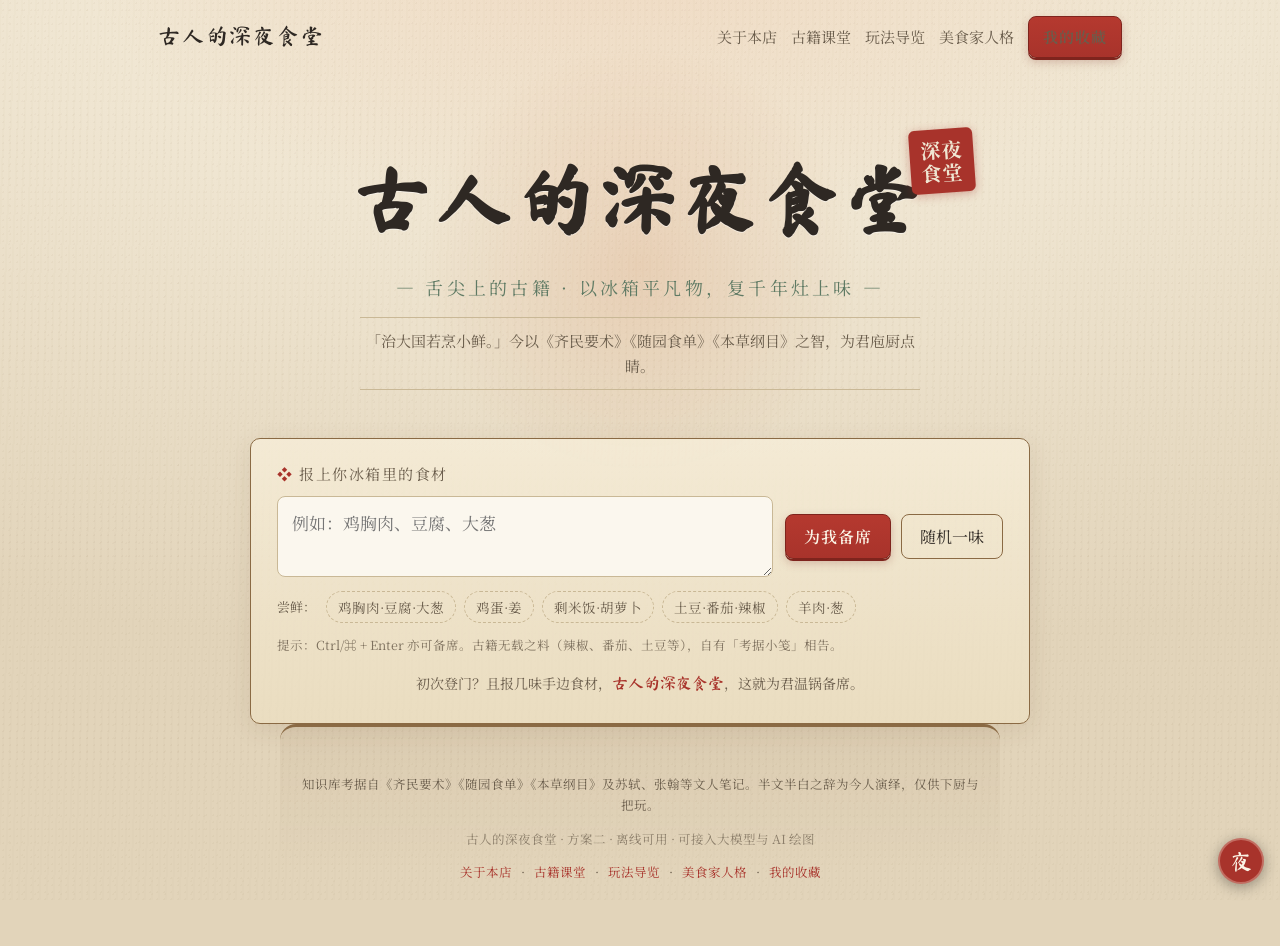
<file: index.html>
<!DOCTYPE html>
<html lang="zh-CN">
<head>
  <meta charset="UTF-8" />
  <meta name="viewport" content="width=device-width, initial-scale=1.0" />
  <title>古人的深夜食堂 · 舌尖上的古籍</title>
  <link rel="preconnect" href="https://fonts.googleapis.com" />
  <link href="https://fonts.googleapis.com/css2?family=Noto+Serif+SC:wght@400;600;700&family=Ma+Shan+Zheng&display=swap" rel="stylesheet" />
  <link rel="stylesheet" href="css/style.css" />
</head>
<body>
  <script src="js/theme.js"></script>
  <div class="paper-grain"></div>

  <header class="site-nav">
    <div class="brand">古人的深夜食堂</div>
    <nav class="nav-links">
      <a href="welcome.html">关于本店</a>
      <a href="sources.html">古籍课堂</a>
      <a href="guide.html">玩法导览</a>
      <a href="quiz.html">美食家人格</a>
      <a href="favorites.html" class="btn btn-primary btn-sm" data-fav-count>我的收藏</a>
    </nav>
  </header>

  <header class="cover">
    <div class="cover-inner">
      <div class="seal">深夜<br/>食堂</div>
      <h1 class="title">古人的深夜食堂</h1>
      <p class="subtitle">— 舌尖上的古籍 · 以冰箱平凡物，复千年灶上味 —</p>
      <p class="epigraph">「治大国若烹小鲜。」今以《齐民要术》《随园食单》《本草纲目》之智，为君庖厨点睛。</p>
    </div>
  </header>

  <main>
    <section class="kitchen">
      <label class="kitchen-label" for="input">报上你冰箱里的食材</label>
      <div class="input-row">
        <textarea id="input" rows="2" placeholder="例如：鸡胸肉、豆腐、大葱"></textarea>
        <div class="actions">
          <button id="btn-cook" class="btn btn-primary">为我备席</button>
          <button id="btn-random" class="btn btn-ghost">随机一味</button>
        </div>
      </div>
      <div class="examples">
        <span class="examples-hint">尝鲜：</span>
        <button class="example" data-ing="鸡胸肉、豆腐、大葱">鸡胸肉·豆腐·大葱</button>
        <button class="example" data-ing="鸡蛋、姜">鸡蛋·姜</button>
        <button class="example" data-ing="剩米饭、胡萝卜">剩米饭·胡萝卜</button>
        <button class="example" data-ing="土豆、番茄、辣椒">土豆·番茄·辣椒</button>
        <button class="example" data-ing="羊肉、葱">羊肉·葱</button>
      </div>
      <p class="hint">提示：Ctrl/⌘ + Enter 亦可备席。古籍无载之料（辣椒、番茄、土豆等），自有「考据小笺」相告。</p>
      <div id="first-visit-hint" class="first-visit-hint" style="display:none">初次登门？且报几味手边食材，<em>古人的深夜食堂</em>，这就为君温锅备席。</div>
    </section>

    <div id="cooking-loading" class="cooking-loading" style="display:none" aria-live="polite">
      <div class="cooking-pot">
        <svg viewBox="0 0 120 120" class="pot-svg"><ellipse cx="60" cy="72" rx="42" ry="36" fill="none" stroke="var(--ink-soft)" stroke-width="2"/><ellipse cx="60" cy="72" rx="34" ry="28" fill="none" stroke="var(--ink-soft)" stroke-width="1.2" opacity=".5"/><ellipse cx="60" cy="68" rx="18" ry="8" fill="none" stroke="var(--ember)" stroke-width="1.5" opacity=".6"/></svg>
      </div>
      <p class="cooking-text">灶上忙碌中，古法正在为您温锅备席……</p>
      <div class="cooking-dots"><span></span><span></span><span></span></div>
    </div>

    <section id="result" class="result" style="display:none">
      <div class="result-head">
        <h2 class="result-title">今夜食单</h2>
        <div class="flip-nav">
          <button id="btn-prev" class="btn btn-mini" aria-label="上一味">‹ 上一味</button>
          <button id="btn-next" class="btn btn-mini" aria-label="下一味">下一味 ›</button>
        </div>
      </div>
      <div id="menu-chips" class="menu-chips"></div>
      <article id="recipe-card" class="recipe-card"></article>
      <div id="notes" class="notes" style="display:none"></div>
    </section>
  </main>

  <footer class="foot">
    <p>知识库考据自《齐民要术》《随园食单》《本草纲目》及苏轼、张翰等文人笔记。半文半白之辞为今人演绎，仅供下厨与把玩。</p>
    <p class="foot-sub">古人的深夜食堂 · 方案二 · 离线可用 · 可接入大模型与 AI 绘图</p>
    <p class="foot-nav"><a href="welcome.html">关于本店</a> · <a href="sources.html">古籍课堂</a> · <a href="guide.html">玩法导览</a> · <a href="quiz.html">美食家人格</a> · <a href="favorites.html" data-fav-count>我的收藏</a></p>
  </footer>

  <script src="js/data.js"></script>
  <script src="js/inkdish.js"></script>
  <script src="js/favs.js"></script>
  <script src="js/recipe-card.js"></script>
  <script src="js/stove-transition.js"></script>
  <script src="js/app.js"></script>
  <div class="page-veil" aria-hidden="true"><div class="veil-seal">食</div></div>
  <script src="js/anim.js"></script>
</body>
</html>
</file>
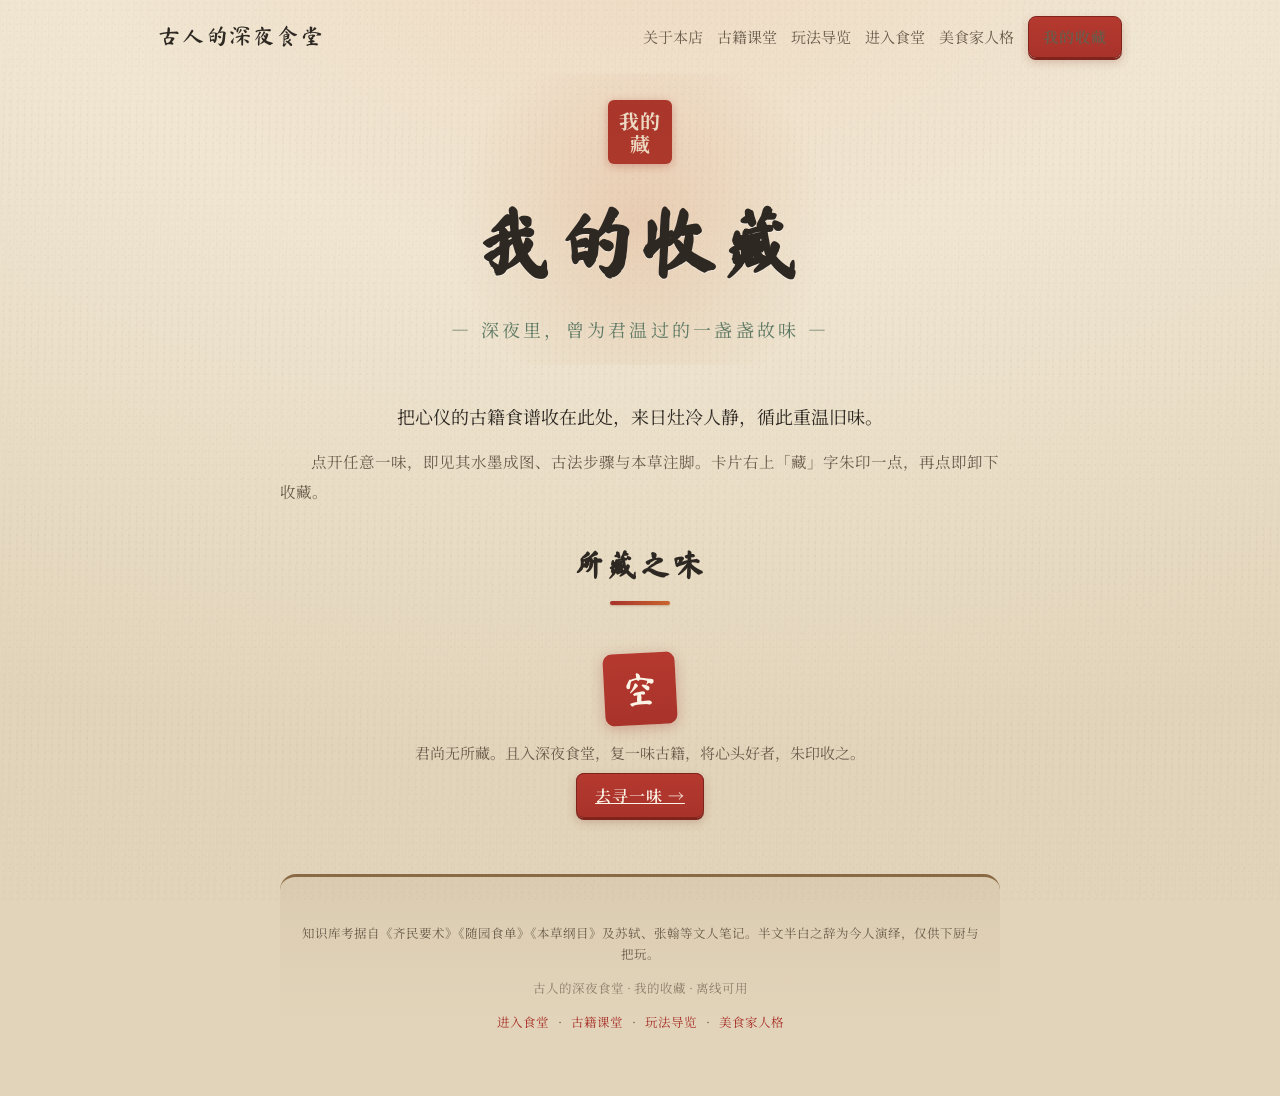
<file: favorites.html>
<!DOCTYPE html>
<html lang="zh-CN">
<head>
  <meta charset="UTF-8" />
  <meta name="viewport" content="width=device-width, initial-scale=1.0" />
  <title>我的收藏 · 古人的深夜食堂</title>
  <link rel="preconnect" href="https://fonts.googleapis.com" />
  <link href="https://fonts.googleapis.com/css2?family=Noto+Serif+SC:wght@400;600;700&family=Ma+Shan+Zheng&display=swap" rel="stylesheet" />
  <link rel="stylesheet" href="css/style.css" />
</head>
<body>
  <div class="paper-grain"></div>

  <header class="site-nav">
    <div class="brand">古人的深夜食堂</div>
    <nav class="nav-links">
      <a href="welcome.html">关于本店</a>
      <a href="sources.html">古籍课堂</a>
      <a href="guide.html">玩法导览</a>
      <a href="index.html">进入食堂</a>
      <a href="quiz.html">美食家人格</a>
      <a href="favorites.html" class="btn btn-primary btn-sm" data-fav-count>我的收藏</a>
    </nav>
  </header>

  <section class="hero">
    <div class="seal">我的<br/>藏</div>
    <h1 class="title">我的收藏</h1>
    <p class="subtitle">— 深夜里，曾为君温过的一盏盏故味 —</p>
  </section>

  <main class="landing">
    <section class="block">
      <p class="lead">把心仪的古籍食谱收在此处，来日灶冷人静，循此重温旧味。</p>
      <p class="body">点开任意一味，即见其水墨成图、古法步骤与本草注脚。卡片右上「藏」字朱印一点，再点即卸下收藏。</p>
    </section>

    <section class="block">
      <h2 class="section-title">所藏之味</h2>
      <div id="fav-list" class="fav-grid"></div>
      <div id="fav-empty" class="fav-empty" style="display:none">
        <div class="fav-empty-seal">空</div>
        <p>君尚无所藏。且入深夜食堂，复一味古籍，将心头好者，朱印收之。</p>
        <a href="index.html" class="btn btn-primary">去寻一味 →</a>
      </div>
    </section>
  </main>

  <footer class="foot">
    <p>知识库考据自《齐民要术》《随园食单》《本草纲目》及苏轼、张翰等文人笔记。半文半白之辞为今人演绎，仅供下厨与把玩。</p>
    <p class="foot-sub">古人的深夜食堂 · 我的收藏 · 离线可用</p>
    <p class="foot-nav"><a href="index.html">进入食堂</a> · <a href="sources.html">古籍课堂</a> · <a href="guide.html">玩法导览</a> · <a href="quiz.html">美食家人格</a></p>
  </footer>

  <script src="js/data.js"></script>
  <script src="js/inkdish.js"></script>
  <script src="js/favs.js"></script>
  <script src="js/recipe-card.js"></script>
  <script src="js/favorites.js"></script>
  <div class="page-veil" aria-hidden="true"><div class="veil-seal">食</div></div>
  <script src="js/anim.js"></script>
</body>
</html>
</file>
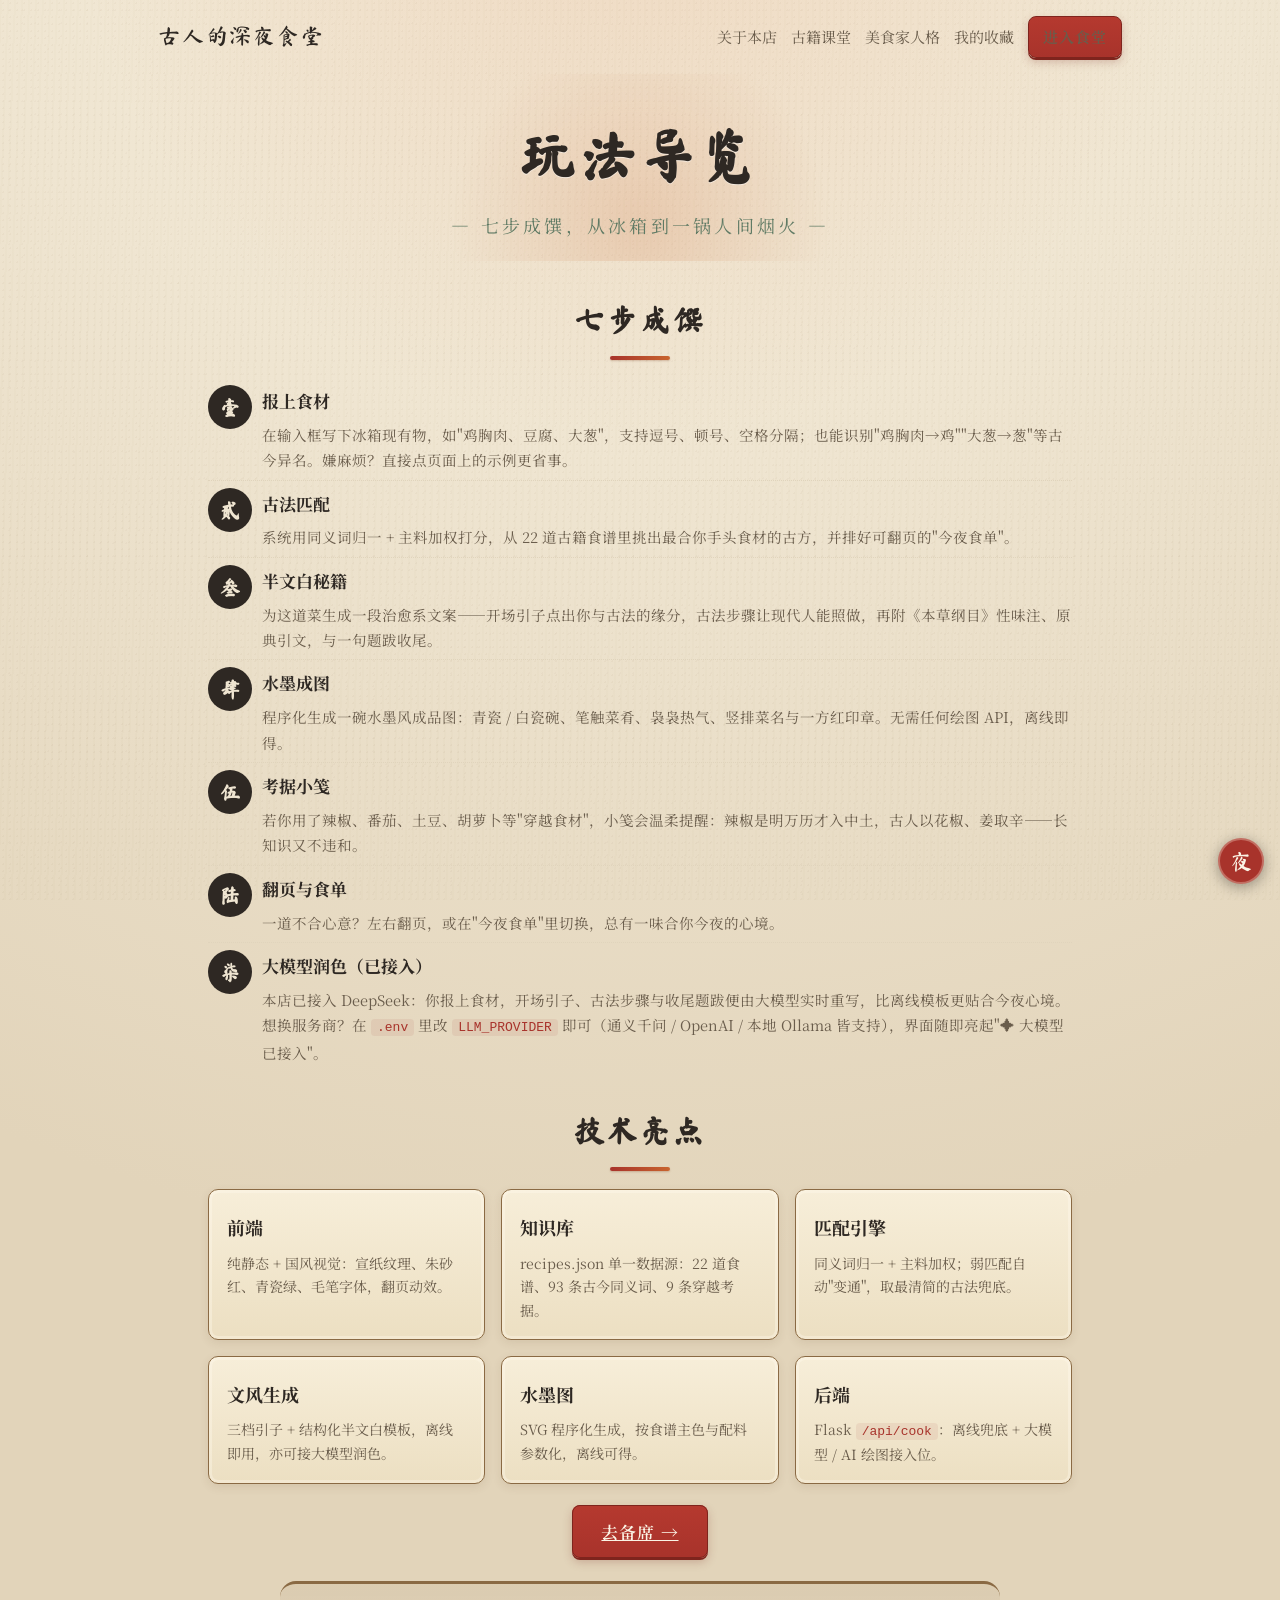
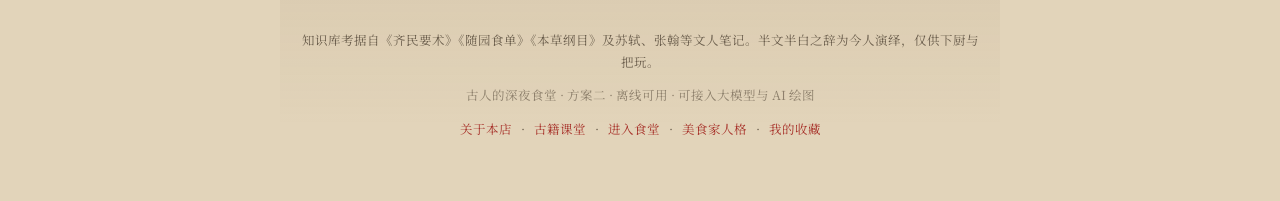
<file: guide.html>
<!DOCTYPE html>
<html lang="zh-CN">
<head>
  <meta charset="UTF-8" />
  <meta name="viewport" content="width=device-width, initial-scale=1.0" />
  <title>古人的深夜食堂 · 玩法导览</title>
  <link rel="preconnect" href="https://fonts.googleapis.com" />
  <link href="https://fonts.googleapis.com/css2?family=Noto+Serif+SC:wght@400;600;700&family=Ma+Shan+Zheng&display=swap" rel="stylesheet" />
  <link rel="stylesheet" href="css/style.css" />
</head>
<body>
  <script src="js/theme.js"></script>
  <div class="paper-grain"></div>

  <header class="site-nav">
    <div class="brand">古人的深夜食堂</div>
    <nav class="nav-links">
      <a href="welcome.html">关于本店</a>
      <a href="sources.html">古籍课堂</a>
      <a href="quiz.html">美食家人格</a>
      <a href="favorites.html">我的收藏</a>
      <a href="index.html" class="btn btn-primary btn-sm">进入食堂</a>
    </nav>
  </header>

  <section class="hero hero-sm">
    <h1 class="title" style="font-size:clamp(34px,6vw,56px)">玩法导览</h1>
    <p class="subtitle">— 七步成馔，从冰箱到一锅人间烟火 —</p>
  </section>

  <main class="landing">
    <section class="block">
      <h2 class="section-title">七步成馔</h2>
      <ol class="steps">
        <li class="step">
          <span class="step-no">壹</span>
          <div>
            <h3>报上食材</h3>
            <p>在输入框写下冰箱现有物，如"鸡胸肉、豆腐、大葱"，支持逗号、顿号、空格分隔；也能识别"鸡胸肉→鸡""大葱→葱"等古今异名。嫌麻烦？直接点页面上的示例更省事。</p>
          </div>
        </li>
        <li class="step">
          <span class="step-no">贰</span>
          <div>
            <h3>古法匹配</h3>
            <p>系统用同义词归一 + 主料加权打分，从 22 道古籍食谱里挑出最合你手头食材的古方，并排好可翻页的"今夜食单"。</p>
          </div>
        </li>
        <li class="step">
          <span class="step-no">叁</span>
          <div>
            <h3>半文白秘籍</h3>
            <p>为这道菜生成一段治愈系文案——开场引子点出你与古法的缘分，古法步骤让现代人能照做，再附《本草纲目》性味注、原典引文，与一句题跋收尾。</p>
          </div>
        </li>
        <li class="step">
          <span class="step-no">肆</span>
          <div>
            <h3>水墨成图</h3>
            <p>程序化生成一碗水墨风成品图：青瓷 / 白瓷碗、笔触菜肴、袅袅热气、竖排菜名与一方红印章。无需任何绘图 API，离线即得。</p>
          </div>
        </li>
        <li class="step">
          <span class="step-no">伍</span>
          <div>
            <h3>考据小笺</h3>
            <p>若你用了辣椒、番茄、土豆、胡萝卜等"穿越食材"，小笺会温柔提醒：辣椒是明万历才入中土，古人以花椒、姜取辛——长知识又不违和。</p>
          </div>
        </li>
        <li class="step">
          <span class="step-no">陆</span>
          <div>
            <h3>翻页与食单</h3>
            <p>一道不合心意？左右翻页，或在"今夜食单"里切换，总有一味合你今夜的心境。</p>
          </div>
        </li>
        <li class="step">
          <span class="step-no">柒</span>
          <div>
            <h3>大模型润色（已接入）</h3>
            <p>本店已接入 DeepSeek：你报上食材，开场引子、古法步骤与收尾题跋便由大模型实时重写，比离线模板更贴合今夜心境。想换服务商？在 <code>.env</code> 里改 <code>LLM_PROVIDER</code> 即可（通义千问 / OpenAI / 本地 Ollama 皆支持），界面随即亮起"✦ 大模型已接入"。</p>
          </div>
        </li>
      </ol>
    </section>

    <section class="block">
      <h2 class="section-title">技术亮点</h2>
      <div class="tech-grid">
        <div class="tech-card">
          <h3>前端</h3>
          <p>纯静态 + 国风视觉：宣纸纹理、朱砂红、青瓷绿、毛笔字体，翻页动效。</p>
        </div>
        <div class="tech-card">
          <h3>知识库</h3>
          <p>recipes.json 单一数据源：22 道食谱、93 条古今同义词、9 条穿越考据。</p>
        </div>
        <div class="tech-card">
          <h3>匹配引擎</h3>
          <p>同义词归一 + 主料加权；弱匹配自动"变通"，取最清简的古法兜底。</p>
        </div>
        <div class="tech-card">
          <h3>文风生成</h3>
          <p>三档引子 + 结构化半文白模板，离线即用，亦可接大模型润色。</p>
        </div>
        <div class="tech-card">
          <h3>水墨图</h3>
          <p>SVG 程序化生成，按食谱主色与配料参数化，离线可得。</p>
        </div>
        <div class="tech-card">
          <h3>后端</h3>
          <p>Flask <code>/api/cook</code>：离线兜底 + 大模型 / AI 绘图接入位。</p>
        </div>
      </div>
    </section>

    <section class="block cta-block">
      <a href="index.html" class="btn btn-primary btn-lg">去备席 →</a>
    </section>
  </main>

  <footer class="foot">
    <p>知识库考据自《齐民要术》《随园食单》《本草纲目》及苏轼、张翰等文人笔记。半文半白之辞为今人演绎，仅供下厨与把玩。</p>
    <p class="foot-sub">古人的深夜食堂 · 方案二 · 离线可用 · 可接入大模型与 AI 绘图</p>
    <p class="foot-nav"><a href="welcome.html">关于本店</a> · <a href="sources.html">古籍课堂</a> · <a href="index.html">进入食堂</a> · <a href="quiz.html">美食家人格</a> · <a href="favorites.html">我的收藏</a></p>
  </footer>
  <div class="page-veil" aria-hidden="true"><div class="veil-seal">食</div></div>
  <script src="js/anim.js"></script>
</body>
</html>
</file>
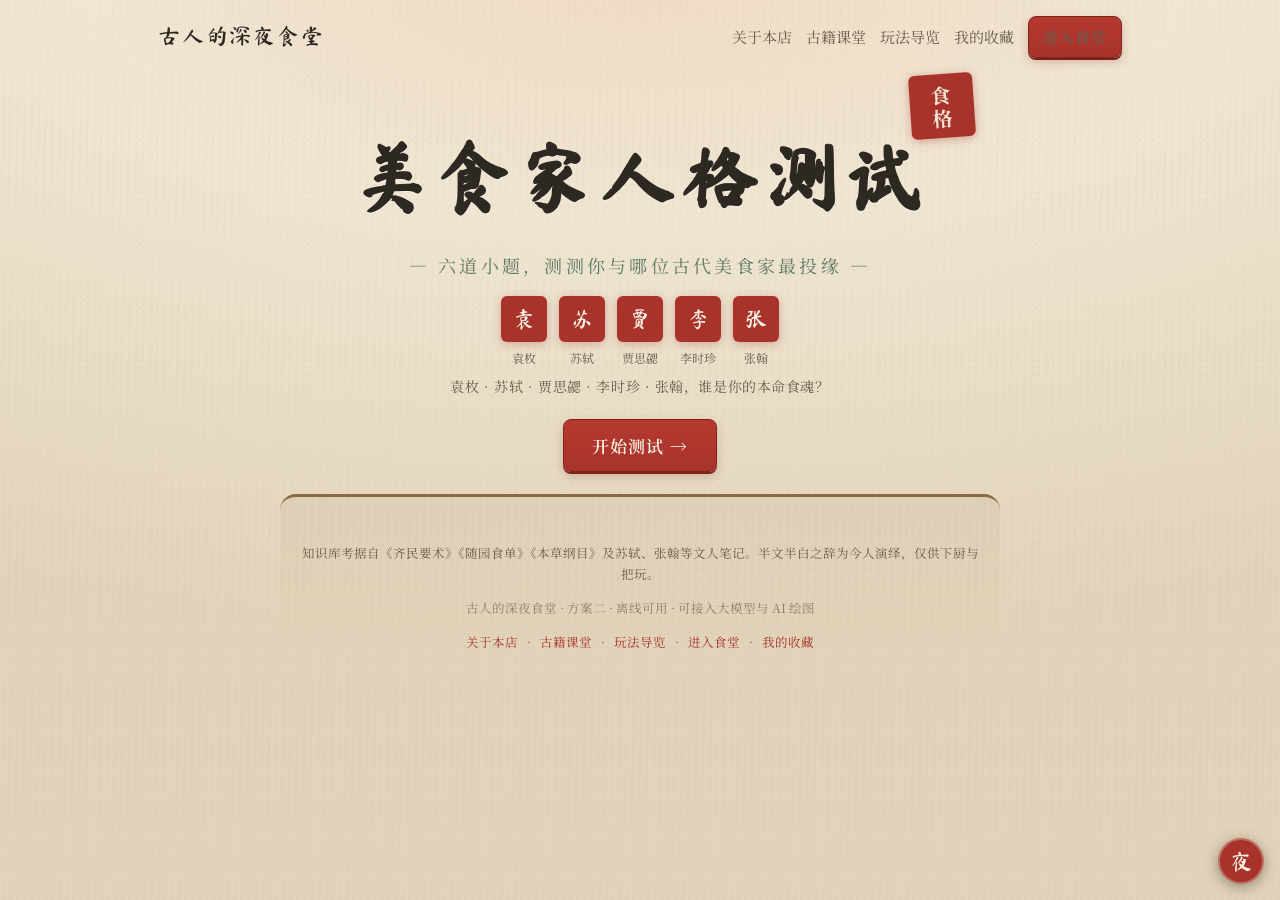
<file: quiz.html>
<!DOCTYPE html>
<html lang="zh-CN">
<head>
  <meta charset="UTF-8" />
  <meta name="viewport" content="width=device-width, initial-scale=1.0" />
  <title>古人的深夜食堂 · 美食家人格测试</title>
  <link rel="preconnect" href="https://fonts.googleapis.com" />
  <link href="https://fonts.googleapis.com/css2?family=Noto+Serif+SC:wght@400;600;700&family=Ma+Shan+Zheng&display=swap" rel="stylesheet" />
  <link rel="stylesheet" href="css/style.css" />
</head>
<body>
  <script src="js/theme.js"></script>
  <div class="paper-grain"></div>

  <header class="site-nav">
    <div class="brand">古人的深夜食堂</div>
    <nav class="nav-links">
      <a href="welcome.html">关于本店</a>
      <a href="sources.html">古籍课堂</a>
      <a href="guide.html">玩法导览</a>
      <a href="favorites.html">我的收藏</a>
      <a href="index.html" class="btn btn-primary btn-sm">进入食堂</a>
    </nav>
  </header>

  <main class="quiz-wrap">
    <section id="quiz-start" class="quiz-screen">
      <div class="seal">食<br/>格</div>
      <h1 class="title">美食家人格测试</h1>
      <p class="subtitle">— 六道小题，测测你与哪位古代美食家最投缘 —</p>
      <div id="quiz-figures" class="quiz-figures"></div>
      <p class="quiz-hint">袁枚 · 苏轼 · 贾思勰 · 李时珍 · 张翰，谁是你的本命食魂？</p>
      <div class="cta-row">
        <button id="quiz-begin" class="btn btn-primary btn-lg">开始测试 →</button>
      </div>
    </section>

    <section id="quiz-play" class="quiz-screen" style="display:none">
      <div class="quiz-progress">
        <span id="q-progress">1 / 6</span>
        <div class="bar"><i id="q-bar"></i></div>
      </div>
      <h2 id="q-text" class="quiz-q"></h2>
      <div id="q-options" class="quiz-options"></div>
      <div style="margin-top:16px">
        <button id="q-prev" class="btn btn-ghost btn-sm">← 上一题</button>
      </div>
    </section>

    <section id="quiz-result" class="quiz-screen" style="display:none">
      <div id="result-card" class="result-card"></div>
      <div class="cta-row" style="margin-top:22px">
        <button id="quiz-retry" class="btn btn-ghost">再测一次</button>
        <a href="index.html" class="btn btn-primary">进入深夜食堂</a>
      </div>
    </section>
  </main>

  <footer class="foot">
    <p>知识库考据自《齐民要术》《随园食单》《本草纲目》及苏轼、张翰等文人笔记。半文半白之辞为今人演绎，仅供下厨与把玩。</p>
    <p class="foot-sub">古人的深夜食堂 · 方案二 · 离线可用 · 可接入大模型与 AI 绘图</p>
    <p class="foot-nav"><a href="welcome.html">关于本店</a> · <a href="sources.html">古籍课堂</a> · <a href="guide.html">玩法导览</a> · <a href="index.html">进入食堂</a> · <a href="favorites.html">我的收藏</a></p>
  </footer>

  <script src="js/data.js"></script>
  <script src="js/quiz.js"></script>
  <div class="page-veil" aria-hidden="true"><div class="veil-seal">食</div></div>
  <script src="js/anim.js"></script>
</body>
</html>
</file>
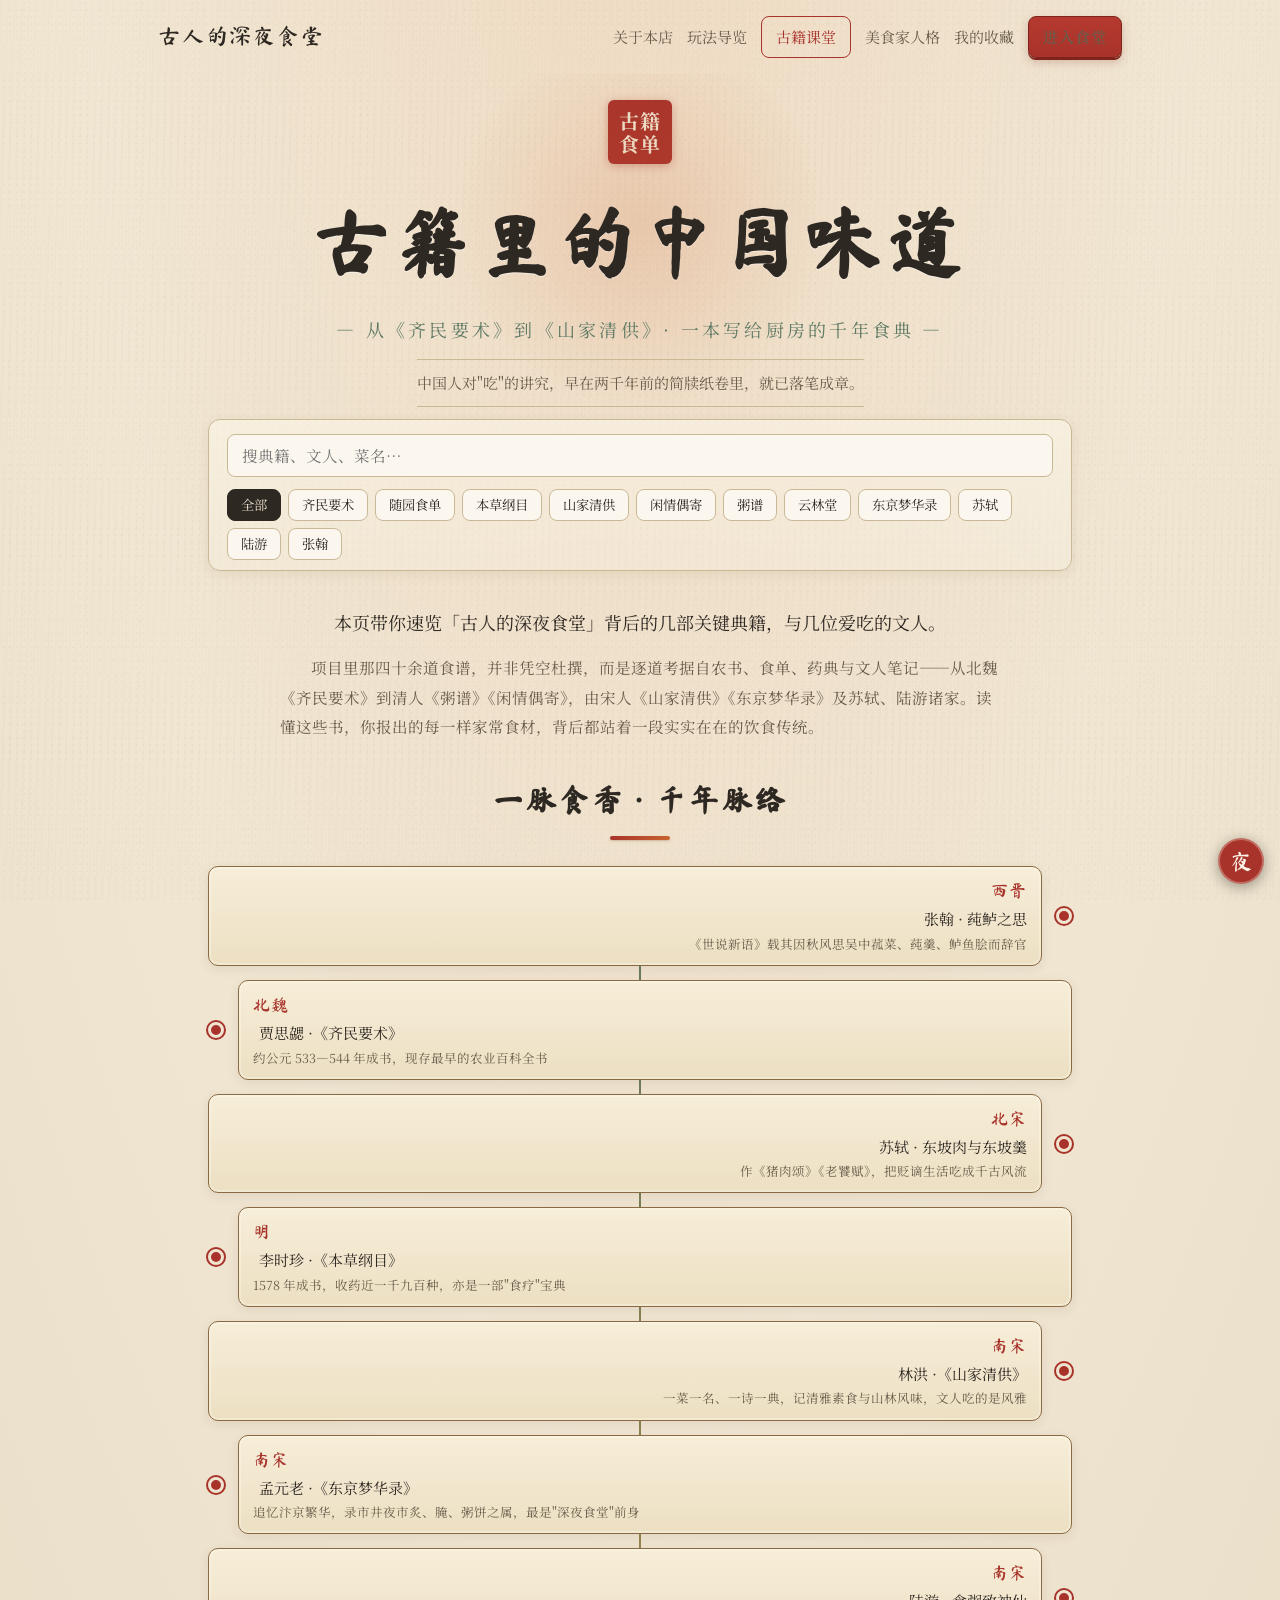
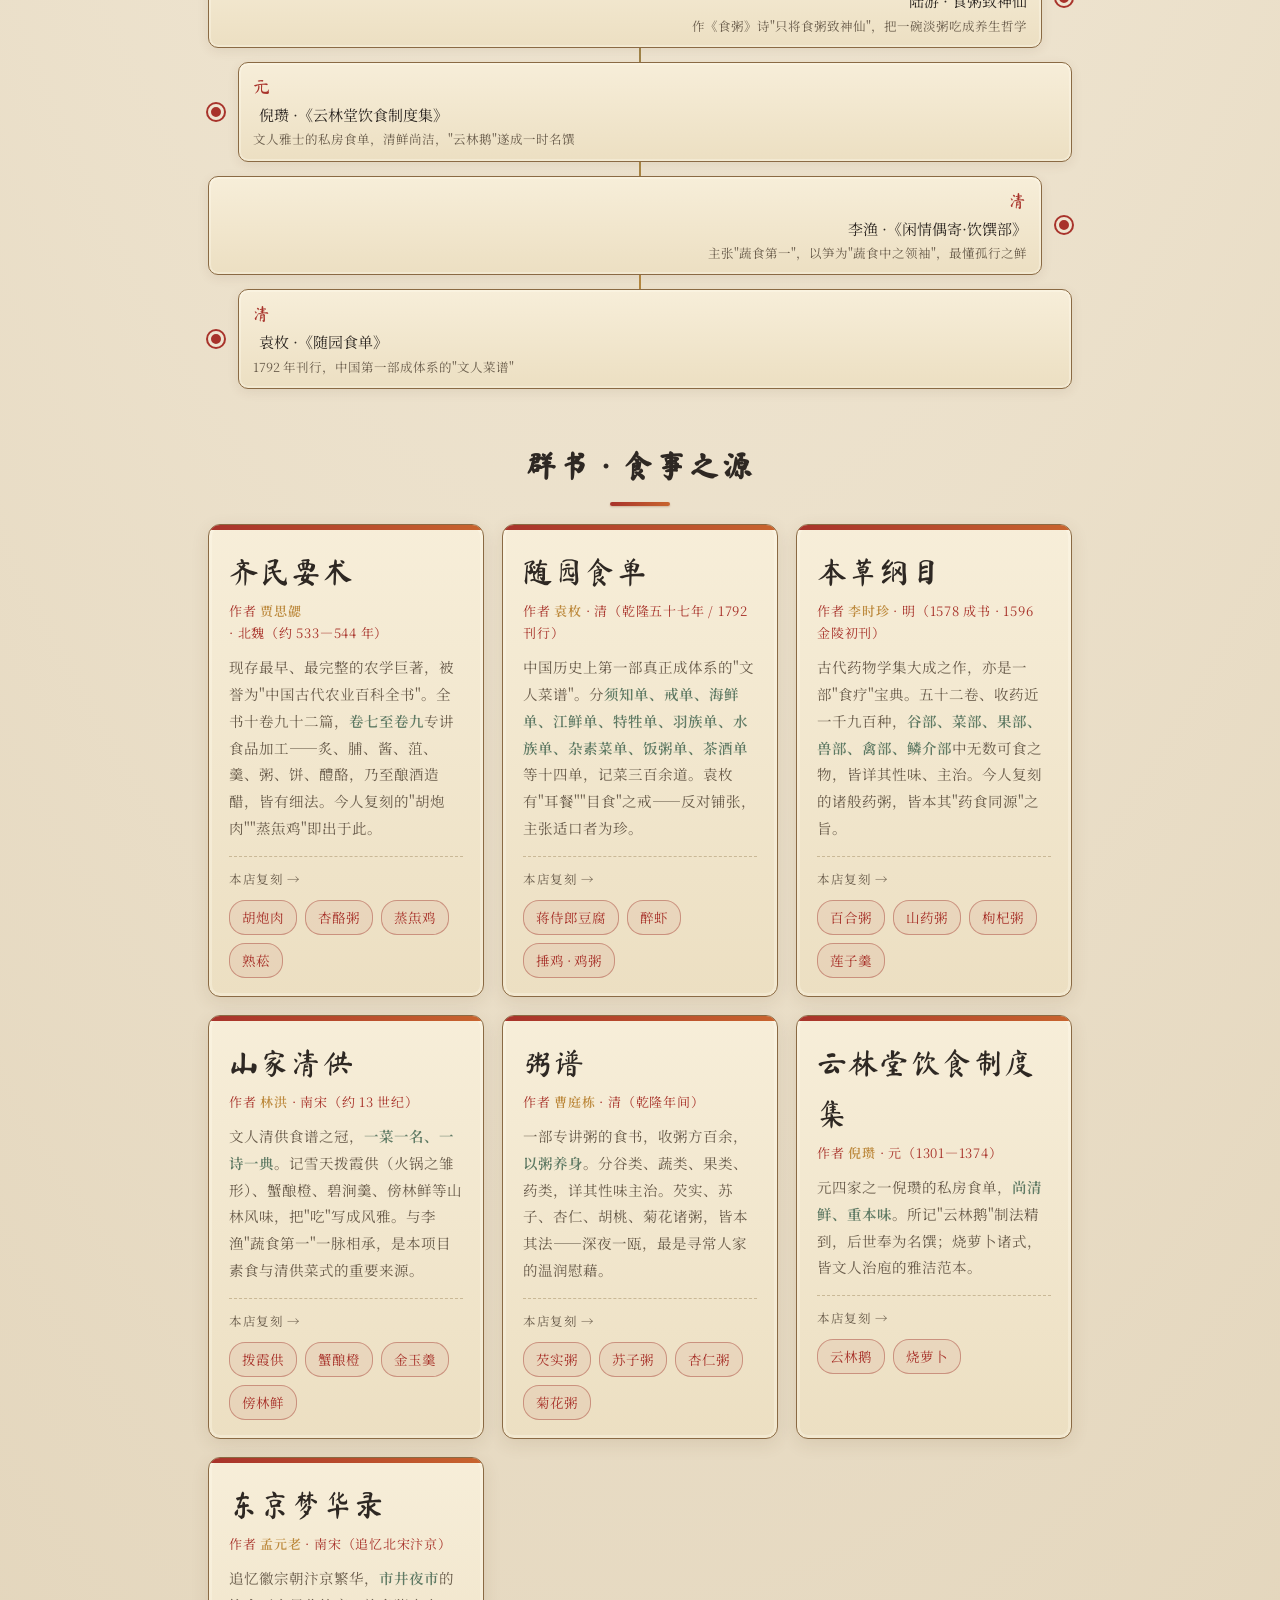
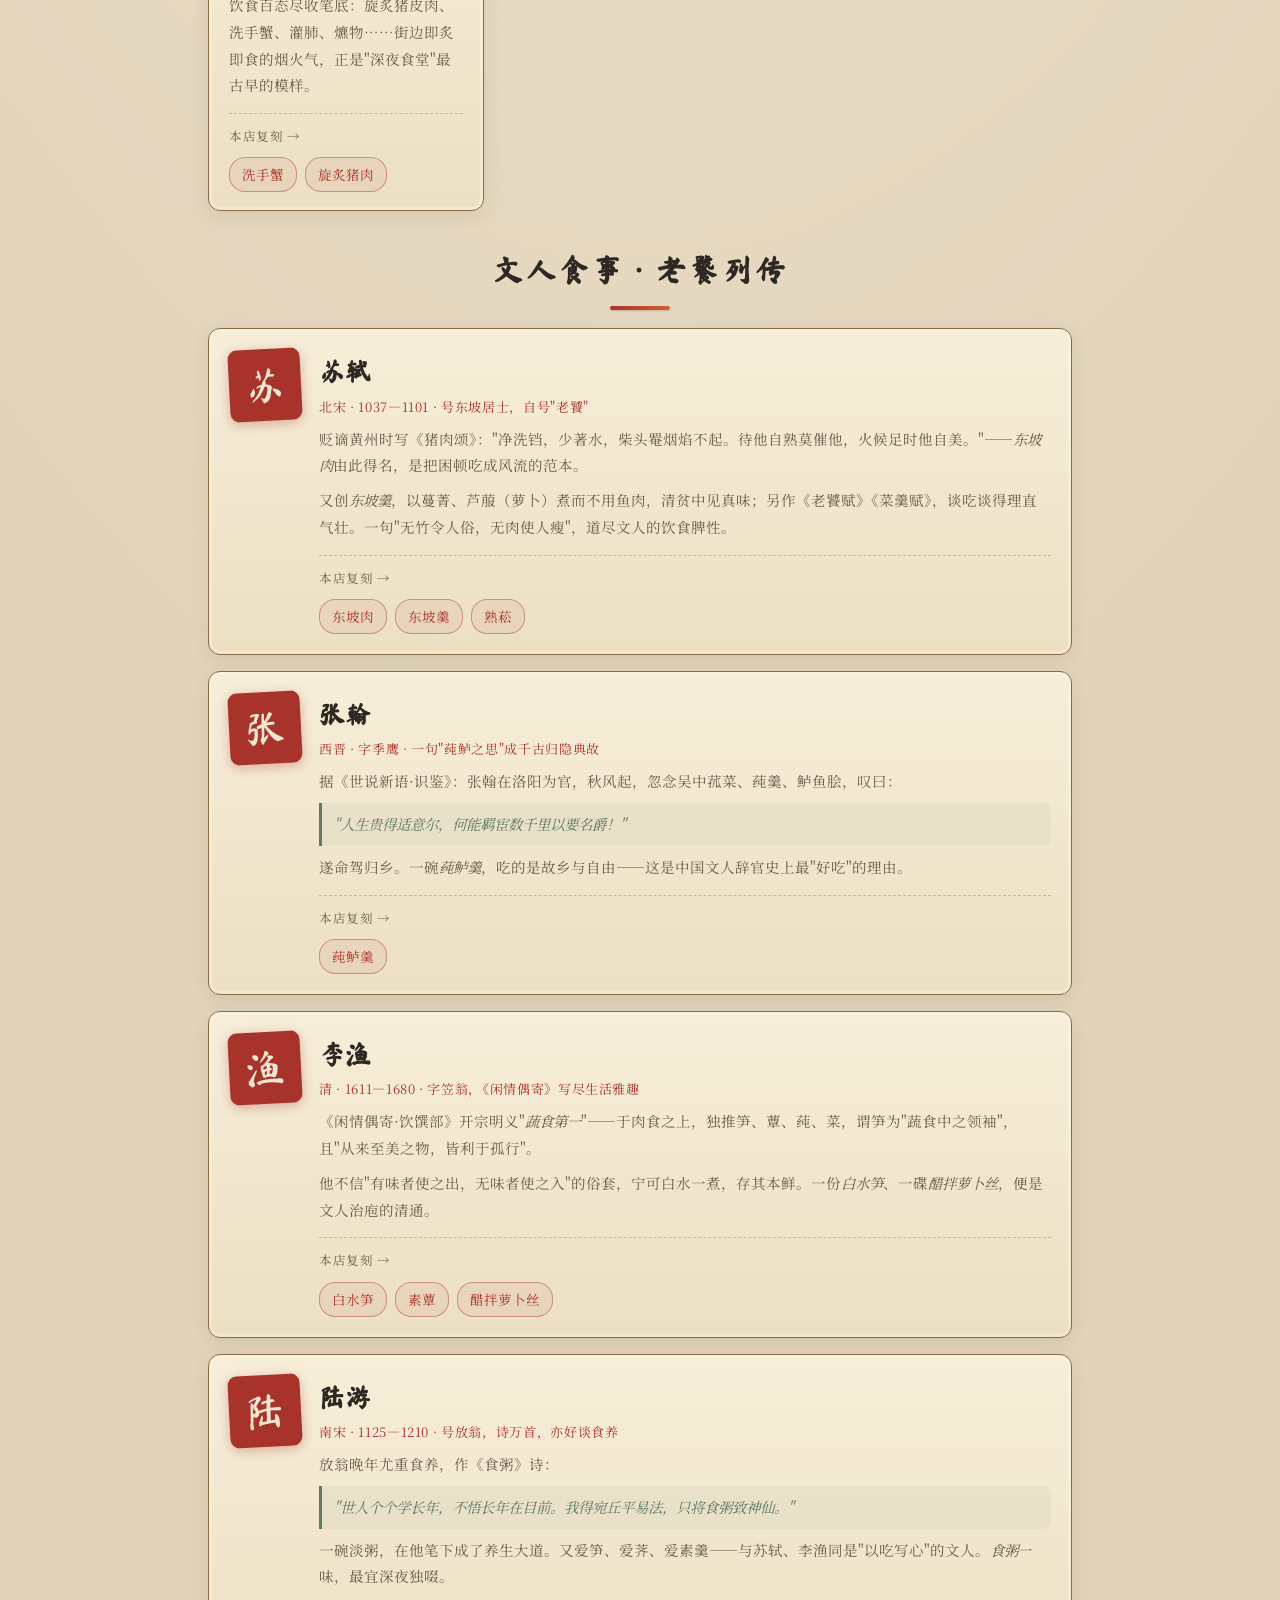
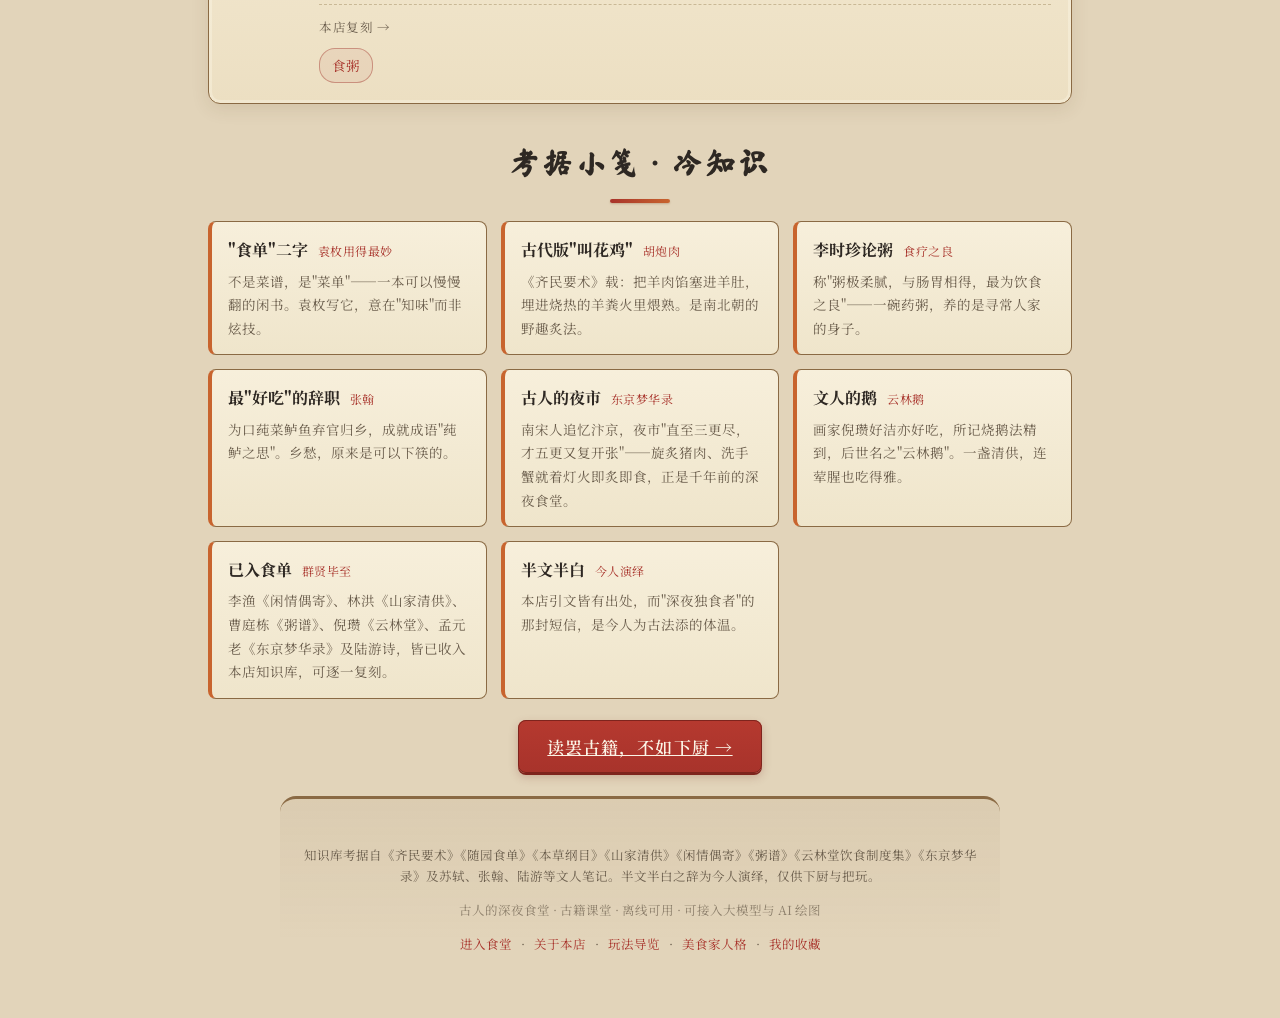
<file: sources.html>
<!DOCTYPE html>
<html lang="zh-CN">
<head>
  <meta charset="UTF-8" />
  <meta name="viewport" content="width=device-width, initial-scale=1.0" />
  <title>古籍里的中国味道 · 古人的深夜食堂</title>
  <link rel="preconnect" href="https://fonts.googleapis.com" />
  <link href="https://fonts.googleapis.com/css2?family=Noto+Serif+SC:wght@400;600;700&family=Ma+Shan+Zheng&display=swap" rel="stylesheet" />
  <link rel="stylesheet" href="css/style.css" />
  <style>
    /* —— 古籍科普页专属样式（作用域：.src-page） —— */
    .src-page .tl{position:relative; max-width:880px; margin:6px auto 8px; padding:8px 0 4px;}
    .src-page .tl::before{content:""; position:absolute; left:50%; top:30px; bottom:30px; width:2px; background:linear-gradient(var(--celadon),var(--gold)); transform:translateX(-1px);}
    .src-page .tl-row{display:flex; align-items:center; gap:14px; margin:0 0 14px; position:relative;}
    .src-page .tl-row:nth-child(odd){flex-direction:row-reverse; text-align:right;}
    .src-page .tl-dot{flex:0 0 16px; width:16px; height:16px; border-radius:50%; background:var(--cinnabar); border:3px solid var(--paper); box-shadow:0 0 0 2px var(--cinnabar); z-index:1;}
    .src-page .tl-card{flex:1; background:linear-gradient(180deg,#f7eed9,#ecdfc2); border:1px solid var(--wood); border-radius:10px; padding:10px 14px; box-shadow:0 3px 12px rgba(90,60,30,.09), inset 0 0 0 2px rgba(255,250,238,.32);}
    .src-page .tl-era{font-family:var(--brush); color:var(--cinnabar); font-size:17px; letter-spacing:.06em;}
    .src-page .tl-name{font-size:15px; color:var(--ink); margin-left:6px;}
    .src-page .tl-sub{font-size:12.5px; color:var(--ink-soft); margin-top:2px;}

    .src-page .src-grid{display:grid; grid-template-columns:repeat(auto-fit,minmax(260px,1fr)); gap:18px; margin-top:6px;}
    .src-page .src-card{background:linear-gradient(180deg,#f7eed9,#ecdfc2); border:1px solid var(--wood); border-radius:12px; padding:20px 20px 18px; box-shadow:0 5px 18px rgba(90,60,30,.11), inset 0 0 0 3px rgba(255,250,238,.30); transition:.18s; position:relative; overflow:hidden;}
    .src-page .src-card:hover{transform:translateY(-3px); box-shadow:0 12px 30px rgba(90,70,40,.16);}
    .src-page .src-card::before{content:""; position:absolute; top:0; left:0; right:0; height:5px; background:linear-gradient(90deg,var(--cinnabar),var(--ember));}
    .src-page .src-book{font-family:var(--brush); font-size:30px; color:var(--ink); margin:2px 0 2px; letter-spacing:.04em;}
    .src-page .src-meta{font-size:13px; color:var(--cinnabar); letter-spacing:.06em; margin-bottom:10px;}
    .src-page .src-meta b{color:var(--gold); font-weight:600;}
    .src-page .src-body{font-size:14.5px; color:var(--ink-soft); line-height:1.85;}
    .src-page .src-body em{color:var(--celadon); font-style:normal; font-weight:600;}
    .src-page .rec-links{display:flex; flex-wrap:wrap; gap:8px; margin-top:14px; padding-top:12px; border-top:1px dashed var(--line);}
    .src-page .rec-links span{font-size:12.5px; color:var(--ink-soft); width:100%; margin-bottom:2px; letter-spacing:.05em;}
    .src-page .rec-link{font-family:var(--serif); font-size:13.5px; text-decoration:none; color:var(--cinnabar); border:1px solid rgba(158,43,37,.4); background:rgba(158,43,37,.06); padding:5px 12px; border-radius:16px; transition:.18s;}
    .src-page .rec-link:hover{background:var(--cinnabar); color:var(--paper); border-color:var(--cinnabar);}

    .src-page .person{display:grid; grid-template-columns:auto 1fr; gap:18px; align-items:start; background:linear-gradient(180deg,#f7eed9,#ecdfc2); border:1px solid var(--wood); border-radius:12px; padding:20px; box-shadow:0 5px 18px rgba(90,60,30,.11), inset 0 0 0 3px rgba(255,250,238,.30); margin-bottom:16px;}
    .src-page .person-seal{flex:0 0 72px; width:72px; height:72px; border-radius:9px; background:var(--cinnabar); color:var(--paper); font-family:var(--brush); font-size:40px; display:flex; align-items:center; justify-content:center; box-shadow:0 3px 12px rgba(158,43,37,.32); transform:rotate(-3deg);}
    .src-page .person h3{font-family:var(--brush); font-size:26px; margin:0 0 2px; color:var(--ink);}
    .src-page .person .p-meta{font-size:13px; color:var(--cinnabar); letter-spacing:.05em; margin-bottom:8px;}
    .src-page .person p{font-size:14.5px; color:var(--ink-soft); line-height:1.85; margin:0 0 8px;}
    .src-page .person p:last-child{margin-bottom:0;}
    .src-page .person .quote{font-style:italic; color:var(--celadon); border-left:3px solid var(--celadon); padding-left:12px; background:rgba(91,122,111,.06); border-radius:0 8px 8px 0; padding:8px 12px;}

    .src-page .xj-grid{display:grid; grid-template-columns:repeat(auto-fit,minmax(220px,1fr)); gap:14px; margin-top:6px;}
    .src-page .xj-card{background:linear-gradient(180deg,#f7efdb,#efe5cb); border:1px solid var(--wood); border-left:4px solid var(--ember); border-radius:8px; padding:14px 16px;}
    .src-page .xj-card h4{margin:0 0 6px; font-size:16px; color:var(--ink);}
    .src-page .xj-card h4 small{font-size:12px; color:var(--cinnabar); font-weight:400; margin-left:6px; letter-spacing:.04em;}
    .src-page .xj-card p{margin:0; font-size:13.5px; color:var(--ink-soft); line-height:1.75;}

    @media (max-width:720px){
      .src-page .person{grid-template-columns:1fr; text-align:center;}
      .src-page .person-seal{margin:0 auto;}
      .src-page .person .quote{text-align:left;}
      .src-page .tl-row, .src-page .tl-row:nth-child(odd){flex-direction:column; align-items:flex-start; text-align:left;}
      .src-page .tl::before{left:7px;}
    }
  </style>
</head>
<body class="src-page">
  <script src="js/theme.js"></script>
  <div class="paper-grain"></div>

  <header class="site-nav">
    <div class="brand">古人的深夜食堂</div>
    <nav class="nav-links">
      <a href="welcome.html">关于本店</a>
      <a href="guide.html">玩法导览</a>
      <a href="sources.html" class="btn btn-ghost btn-sm" style="border-color:var(--cinnabar);color:var(--cinnabar);">古籍课堂</a>
      <a href="quiz.html">美食家人格</a>
      <a href="favorites.html">我的收藏</a>
      <a href="index.html" class="btn btn-primary btn-sm">进入食堂</a>
    </nav>
  </header>

  <section class="hero">
    <div class="seal">古籍<br/>食单</div>
    <h1 class="title">古籍里的中国味道</h1>
    <p class="subtitle">— 从《齐民要术》到《山家清供》· 一本写给厨房的千年食典 —</p>
    <p class="epigraph">中国人对"吃"的讲究，早在两千年前的简牍纸卷里，就已落笔成章。</p>
  </section>

  <main class="landing">
    <section class="src-filter">
      <input class="src-search" type="text" placeholder="搜典籍、文人、菜名…" />
      <div class="src-chips">
        <button class="chip active" data-f="all">全部</button>
        <button class="chip" data-f="qimin">齐民要术</button>
        <button class="chip" data-f="suiyuan">随园食单</button>
        <button class="chip" data-f="bencao">本草纲目</button>
        <button class="chip" data-f="shanjiqing">山家清供</button>
        <button class="chip" data-f="xianqing">闲情偶寄</button>
        <button class="chip" data-f="zhoupu">粥谱</button>
        <button class="chip" data-f="yunlin">云林堂</button>
        <button class="chip" data-f="donghua">东京梦华录</button>
        <button class="chip" data-f="sushi">苏轼</button>
        <button class="chip" data-f="luyou">陆游</button>
        <button class="chip" data-f="zhanghan">张翰</button>
      </div>
    </section>
    <!-- 引言 -->
    <section class="block">
      <p class="lead">本页带你速览「古人的深夜食堂」背后的几部关键典籍，与几位爱吃的文人。</p>
      <p class="body">项目里那四十余道食谱，并非凭空杜撰，而是逐道考据自农书、食单、药典与文人笔记——从北魏《齐民要术》到清人《粥谱》《闲情偶寄》，由宋人《山家清供》《东京梦华录》及苏轼、陆游诸家。读懂这些书，你报出的每一样家常食材，背后都站着一段实实在在的饮食传统。</p>
    </section>

    <!-- 时间轴 -->
    <section class="block">
      <h2 class="section-title">一脉食香 · 千年脉络</h2>
      <div class="tl">
        <div class="tl-row" data-author="zhanghan">
          <div class="tl-dot"></div>
          <div class="tl-card">
            <div class="tl-era">西晋</div>
            <div class="tl-name">张翰 · 莼鲈之思</div>
            <div class="tl-sub">《世说新语》载其因秋风思吴中菰菜、莼羹、鲈鱼脍而辞官</div>
          </div>
        </div>
        <div class="tl-row" data-src="qimin">
          <div class="tl-dot"></div>
          <div class="tl-card">
            <div class="tl-era">北魏</div>
            <div class="tl-name">贾思勰 ·《齐民要术》</div>
            <div class="tl-sub">约公元 533—544 年成书，现存最早的农业百科全书</div>
          </div>
        </div>
        <div class="tl-row" data-author="sushi">
          <div class="tl-dot"></div>
          <div class="tl-card">
            <div class="tl-era">北宋</div>
            <div class="tl-name">苏轼 · 东坡肉与东坡羹</div>
            <div class="tl-sub">作《猪肉颂》《老饕赋》，把贬谪生活吃成千古风流</div>
          </div>
        </div>
        <div class="tl-row" data-src="bencao">
          <div class="tl-dot"></div>
          <div class="tl-card">
            <div class="tl-era">明</div>
            <div class="tl-name">李时珍 ·《本草纲目》</div>
            <div class="tl-sub">1578 年成书，收药近一千九百种，亦是一部"食疗"宝典</div>
          </div>
        </div>
        <div class="tl-row" data-src="shanjiqing">
          <div class="tl-dot"></div>
          <div class="tl-card">
            <div class="tl-era">南宋</div>
            <div class="tl-name">林洪 ·《山家清供》</div>
            <div class="tl-sub">一菜一名、一诗一典，记清雅素食与山林风味，文人吃的是风雅</div>
          </div>
        </div>
        <div class="tl-row" data-src="donghua">
          <div class="tl-dot"></div>
          <div class="tl-card">
            <div class="tl-era">南宋</div>
            <div class="tl-name">孟元老 ·《东京梦华录》</div>
            <div class="tl-sub">追忆汴京繁华，录市井夜市炙、腌、粥饼之属，最是"深夜食堂"前身</div>
          </div>
        </div>
        <div class="tl-row" data-author="luyou">
          <div class="tl-dot"></div>
          <div class="tl-card">
            <div class="tl-era">南宋</div>
            <div class="tl-name">陆游 · 食粥致神仙</div>
            <div class="tl-sub">作《食粥》诗"只将食粥致神仙"，把一碗淡粥吃成养生哲学</div>
          </div>
        </div>
        <div class="tl-row" data-src="yunlin">
          <div class="tl-dot"></div>
          <div class="tl-card">
            <div class="tl-era">元</div>
            <div class="tl-name">倪瓒 ·《云林堂饮食制度集》</div>
            <div class="tl-sub">文人雅士的私房食单，清鲜尚洁，"云林鹅"遂成一时名馔</div>
          </div>
        </div>
        <div class="tl-row" data-author="xianqing">
          <div class="tl-dot"></div>
          <div class="tl-card">
            <div class="tl-era">清</div>
            <div class="tl-name">李渔 ·《闲情偶寄·饮馔部》</div>
            <div class="tl-sub">主张"蔬食第一"，以笋为"蔬食中之领袖"，最懂孤行之鲜</div>
          </div>
        </div>
        <div class="tl-row" data-src="suiyuan">
          <div class="tl-dot"></div>
          <div class="tl-card">
            <div class="tl-era">清</div>
            <div class="tl-name">袁枚 ·《随园食单》</div>
            <div class="tl-sub">1792 年刊行，中国第一部成体系的"文人菜谱"</div>
          </div>
        </div>
      </div>
    </section>

    <!-- 典籍 -->
    <section class="block">
      <h2 class="section-title">群书 · 食事之源</h2>
      <div class="src-grid">

        <article class="src-card" data-src="qimin">
          <div class="src-book">齐民要术</div>
          <div class="src-meta">作者 <b>贾思勰</b> · 北魏（约 533—544 年）</div>
          <div class="src-body">
            现存最早、最完整的农学巨著，被誉为"中国古代农业百科全书"。全书十卷九十二篇，<em>卷七至卷九</em>专讲食品加工——炙、脯、酱、菹、羹、粥、饼、醴酪，乃至酿酒造醋，皆有细法。今人复刻的"胡炮肉""蒸缹鸡"即出于此。
          </div>
          <div class="rec-links">
            <span>本店复刻 →</span>
            <a class="rec-link" href="index.html?ing=羊肉">胡炮肉</a>
            <a class="rec-link" href="index.html?ing=杏">杏酪粥</a>
            <a class="rec-link" href="index.html?ing=鸡">蒸缹鸡</a>
            <a class="rec-link" href="index.html?ing=白菜">熟菘</a>
          </div>
        </article>

        <article class="src-card" data-src="suiyuan">
          <div class="src-book">随园食单</div>
          <div class="src-meta">作者 <b>袁枚</b> · 清（乾隆五十七年 / 1792 刊行）</div>
          <div class="src-body">
            中国历史上第一部真正成体系的"文人菜谱"。分<em>须知单、戒单、海鲜单、江鲜单、特牲单、羽族单、水族单、杂素菜单、饭粥单、茶酒单</em>等十四单，记菜三百余道。袁枚有"耳餐""目食"之戒——反对铺张，主张适口者为珍。
          </div>
          <div class="rec-links">
            <span>本店复刻 →</span>
            <a class="rec-link" href="index.html?ing=豆腐">蒋侍郎豆腐</a>
            <a class="rec-link" href="index.html?ing=虾">醉虾</a>
            <a class="rec-link" href="index.html?ing=鸡">捶鸡 · 鸡粥</a>
          </div>
        </article>

        <article class="src-card" data-src="bencao">
          <div class="src-book">本草纲目</div>
          <div class="src-meta">作者 <b>李时珍</b> · 明（1578 成书 · 1596 金陵初刊）</div>
          <div class="src-body">
            古代药物学集大成之作，亦是一部"食疗"宝典。五十二卷、收药近一千九百种，<em>谷部、菜部、果部、兽部、禽部、鳞介部</em>中无数可食之物，皆详其性味、主治。今人复刻的诸般药粥，皆本其"药食同源"之旨。
          </div>
          <div class="rec-links">
            <span>本店复刻 →</span>
            <a class="rec-link" href="index.html?ing=百合">百合粥</a>
            <a class="rec-link" href="index.html?ing=山药">山药粥</a>
            <a class="rec-link" href="index.html?ing=枸杞">枸杞粥</a>
            <a class="rec-link" href="index.html?ing=莲子">莲子羹</a>
          </div>
        </article>

        <article class="src-card" data-src="shanjiqing">
          <div class="src-book">山家清供</div>
          <div class="src-meta">作者 <b>林洪</b> · 南宋（约 13 世纪）</div>
          <div class="src-body">
            文人清供食谱之冠，<em>一菜一名、一诗一典</em>。记雪天拨霞供（火锅之雏形）、蟹酿橙、碧涧羹、傍林鲜等山林风味，把"吃"写成风雅。与李渔"蔬食第一"一脉相承，是本项目素食与清供菜式的重要来源。
          </div>
          <div class="rec-links">
            <span>本店复刻 →</span>
            <a class="rec-link" href="index.html?ing=兔">拨霞供</a>
            <a class="rec-link" href="index.html?ing=蟹">蟹酿橙</a>
            <a class="rec-link" href="index.html?ing=藕">金玉羹</a>
            <a class="rec-link" href="index.html?ing=笋">傍林鲜</a>
          </div>
        </article>

        <article class="src-card" data-src="zhoupu">
          <div class="src-book">粥谱</div>
          <div class="src-meta">作者 <b>曹庭栋</b> · 清（乾隆年间）</div>
          <div class="src-body">
            一部专讲粥的食书，收粥方百余，<em>以粥养身</em>。分谷类、蔬类、果类、药类，详其性味主治。芡实、苏子、杏仁、胡桃、菊花诸粥，皆本其法——深夜一瓯，最是寻常人家的温润慰藉。
          </div>
          <div class="rec-links">
            <span>本店复刻 →</span>
            <a class="rec-link" href="index.html?ing=芡实">芡实粥</a>
            <a class="rec-link" href="index.html?ing=苏子">苏子粥</a>
            <a class="rec-link" href="index.html?ing=杏">杏仁粥</a>
            <a class="rec-link" href="index.html?ing=菊花">菊花粥</a>
          </div>
        </article>

        <article class="src-card" data-src="yunlin">
          <div class="src-book">云林堂饮食制度集</div>
          <div class="src-meta">作者 <b>倪瓒</b> · 元（1301—1374）</div>
          <div class="src-body">
            元四家之一倪瓒的私房食单，<em>尚清鲜、重本味</em>。所记"云林鹅"制法精到，后世奉为名馔；烧萝卜诸式，皆文人治庖的雅洁范本。
          </div>
          <div class="rec-links">
            <span>本店复刻 →</span>
            <a class="rec-link" href="index.html?ing=鹅">云林鹅</a>
            <a class="rec-link" href="index.html?ing=萝卜">烧萝卜</a>
          </div>
        </article>

        <article class="src-card" data-src="donghua">
          <div class="src-book">东京梦华录</div>
          <div class="src-meta">作者 <b>孟元老</b> · 南宋（追忆北宋汴京）</div>
          <div class="src-body">
            追忆徽宗朝汴京繁华，<em>市井夜市</em>的饮食百态尽收笔底：旋炙猪皮肉、洗手蟹、灌肺、爊物……街边即炙即食的烟火气，正是"深夜食堂"最古早的模样。
          </div>
          <div class="rec-links">
            <span>本店复刻 →</span>
            <a class="rec-link" href="index.html?ing=蟹">洗手蟹</a>
            <a class="rec-link" href="index.html?ing=猪肉">旋炙猪肉</a>
          </div>
        </article>

      </div>
    </section>

    <!-- 文人食事 -->
    <section class="block">
      <h2 class="section-title">文人食事 · 老饕列传</h2>

      <div class="person" data-author="sushi">
        <div class="person-seal">苏</div>
        <div>
          <h3>苏轼</h3>
          <div class="p-meta">北宋 · 1037—1101 · 号东坡居士，自号"老饕"</div>
          <p>贬谪黄州时写《猪肉颂》："净洗铛，少著水，柴头罨烟焰不起。待他自熟莫催他，火候足时他自美。"——<em>东坡肉</em>由此得名，是把困顿吃成风流的范本。</p>
          <p>又创<em>东坡羹</em>，以蔓菁、芦菔（萝卜）煮而不用鱼肉，清贫中见真味；另作《老饕赋》《菜羹赋》，谈吃谈得理直气壮。一句"无竹令人俗，无肉使人瘦"，道尽文人的饮食脾性。</p>
          <div class="rec-links">
            <span>本店复刻 →</span>
            <a class="rec-link" href="index.html?ing=猪肉">东坡肉</a>
            <a class="rec-link" href="index.html?ing=萝卜">东坡羹</a>
            <a class="rec-link" href="index.html?ing=白菜">熟菘</a>
          </div>
        </div>
      </div>

      <div class="person" data-author="zhanghan">
        <div class="person-seal">张</div>
        <div>
          <h3>张翰</h3>
          <div class="p-meta">西晋 · 字季鹰 · 一句"莼鲈之思"成千古归隐典故</div>
          <p>据《世说新语·识鉴》：张翰在洛阳为官，秋风起，忽念吴中菰菜、莼羹、鲈鱼脍，叹曰：</p>
          <p class="quote">"人生贵得适意尔，何能羁宦数千里以要名爵！"</p>
          <p>遂命驾归乡。一碗<em>莼鲈羹</em>，吃的是故乡与自由——这是中国文人辞官史上最"好吃"的理由。</p>
          <div class="rec-links">
            <span>本店复刻 →</span>
            <a class="rec-link" href="index.html?ing=莼菜">莼鲈羹</a>
          </div>
        </div>
      </div>

      <div class="person" data-author="xianqing">
        <div class="person-seal">渔</div>
        <div>
          <h3>李渔</h3>
          <div class="p-meta">清 · 1611—1680 · 字笠翁，《闲情偶寄》写尽生活雅趣</div>
          <p>《闲情偶寄·饮馔部》开宗明义"<em>蔬食第一</em>"——于肉食之上，独推笋、蕈、莼、菜，谓笋为"蔬食中之领袖"，且"从来至美之物，皆利于孤行"。</p>
          <p>他不信"有味者使之出，无味者使之入"的俗套，宁可白水一煮，存其本鲜。一份<em>白水笋</em>、一碟<em>醋拌萝卜丝</em>，便是文人治庖的清通。</p>
          <div class="rec-links">
            <span>本店复刻 →</span>
            <a class="rec-link" href="index.html?ing=笋">白水笋</a>
            <a class="rec-link" href="index.html?ing=蕈">素蕈</a>
            <a class="rec-link" href="index.html?ing=萝卜">醋拌萝卜丝</a>
          </div>
        </div>
      </div>

      <div class="person" data-author="luyou">
        <div class="person-seal">陆</div>
        <div>
          <h3>陆游</h3>
          <div class="p-meta">南宋 · 1125—1210 · 号放翁，诗万首，亦好谈食养</div>
          <p>放翁晚年尤重食养，作《食粥》诗：</p>
          <p class="quote">"世人个个学长年，不悟长年在目前。我得宛丘平易法，只将食粥致神仙。"</p>
          <p>一碗淡粥，在他笔下成了养生大道。又爱笋、爱荠、爱素羹——与苏轼、李渔同是"以吃写心"的文人。<em>食粥</em>一味，最宜深夜独啜。</p>
          <div class="rec-links">
            <span>本店复刻 →</span>
            <a class="rec-link" href="index.html?ing=米">食粥</a>
          </div>
        </div>
      </div>
    </section>

    <!-- 考据小笺 -->
    <section class="block">
      <h2 class="section-title">考据小笺 · 冷知识</h2>
      <div class="xj-grid">
        <div class="xj-card">
          <h4>"食单"二字 <small>袁枚用得最妙</small></h4>
          <p>不是菜谱，是"菜单"——一本可以慢慢翻的闲书。袁枚写它，意在"知味"而非炫技。</p>
        </div>
        <div class="xj-card">
          <h4>古代版"叫花鸡" <small>胡炮肉</small></h4>
          <p>《齐民要术》载：把羊肉馅塞进羊肚，埋进烧热的羊粪火里煨熟。是南北朝的野趣炙法。</p>
        </div>
        <div class="xj-card">
          <h4>李时珍论粥 <small>食疗之良</small></h4>
          <p>称"粥极柔腻，与肠胃相得，最为饮食之良"——一碗药粥，养的是寻常人家的身子。</p>
        </div>
        <div class="xj-card">
          <h4>最"好吃"的辞职 <small>张翰</small></h4>
          <p>为口莼菜鲈鱼弃官归乡，成就成语"莼鲈之思"。乡愁，原来是可以下筷的。</p>
        </div>
        <div class="xj-card">
          <h4>古人的夜市 <small>东京梦华录</small></h4>
          <p>南宋人追忆汴京，夜市"直至三更尽，才五更又复开张"——旋炙猪肉、洗手蟹就着灯火即炙即食，正是千年前的深夜食堂。</p>
        </div>
        <div class="xj-card">
          <h4>文人的鹅 <small>云林鹅</small></h4>
          <p>画家倪瓒好洁亦好吃，所记烧鹅法精到，后世名之"云林鹅"。一盏清供，连荤腥也吃得雅。</p>
        </div>
        <div class="xj-card">
          <h4>已入食单 <small>群贤毕至</small></h4>
          <p>李渔《闲情偶寄》、林洪《山家清供》、曹庭栋《粥谱》、倪瓒《云林堂》、孟元老《东京梦华录》及陆游诗，皆已收入本店知识库，可逐一复刻。</p>
        </div>
        <div class="xj-card">
          <h4>半文半白 <small>今人演绎</small></h4>
          <p>本店引文皆有出处，而"深夜独食者"的那封短信，是今人为古法添的体温。</p>
        </div>
      </div>
    </section>

    <section class="block cta-block">
      <a href="index.html" class="btn btn-primary btn-lg">读罢古籍，不如下厨 →</a>
    </section>
  </main>

  <footer class="foot">
    <p>知识库考据自《齐民要术》《随园食单》《本草纲目》《山家清供》《闲情偶寄》《粥谱》《云林堂饮食制度集》《东京梦华录》及苏轼、张翰、陆游等文人笔记。半文半白之辞为今人演绎，仅供下厨与把玩。</p>
    <p class="foot-sub">古人的深夜食堂 · 古籍课堂 · 离线可用 · 可接入大模型与 AI 绘图</p>
    <p class="foot-nav"><a href="index.html">进入食堂</a> · <a href="welcome.html">关于本店</a> · <a href="guide.html">玩法导览</a> · <a href="quiz.html">美食家人格</a> · <a href="favorites.html">我的收藏</a></p>
  </footer>
  <div class="page-veil" aria-hidden="true"><div class="veil-seal">食</div></div>
  <script src="js/sources-filter.js"></script>
  <script src="js/anim.js"></script>
</body>
</html>
</file>
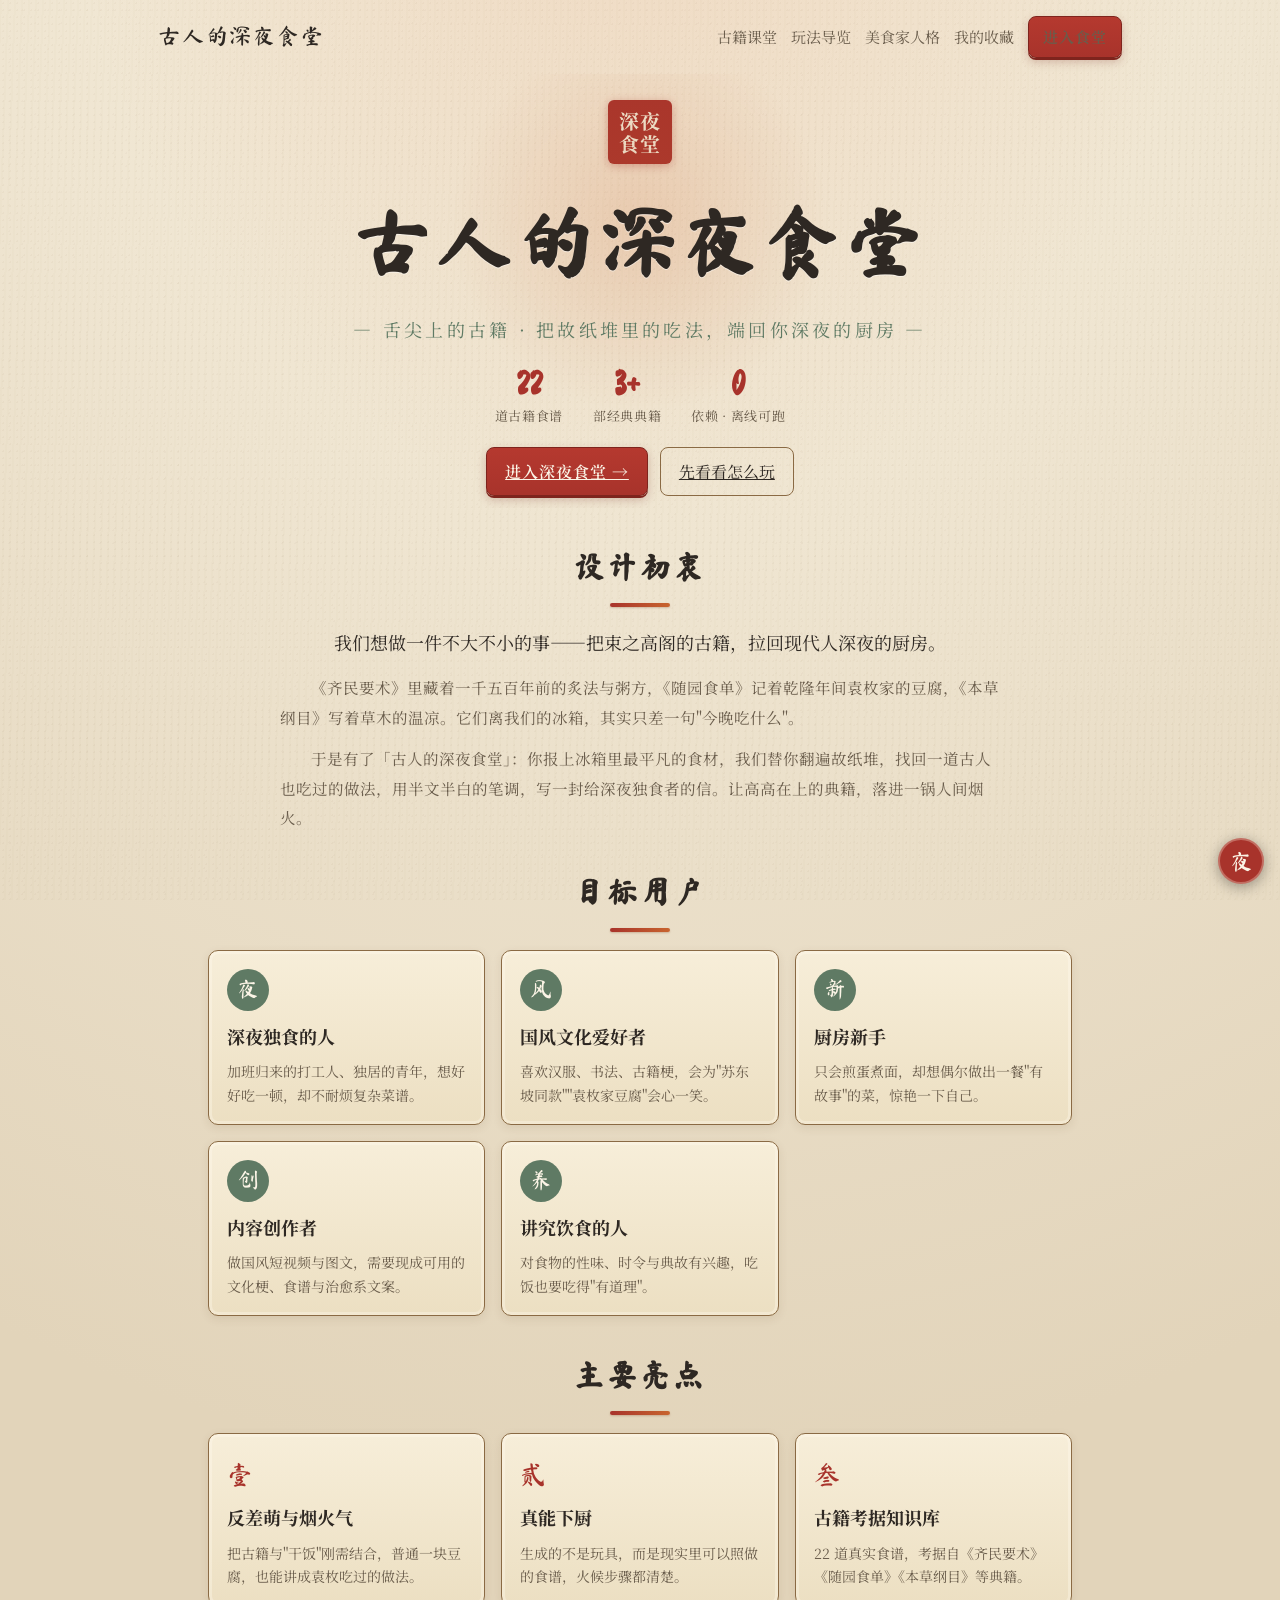
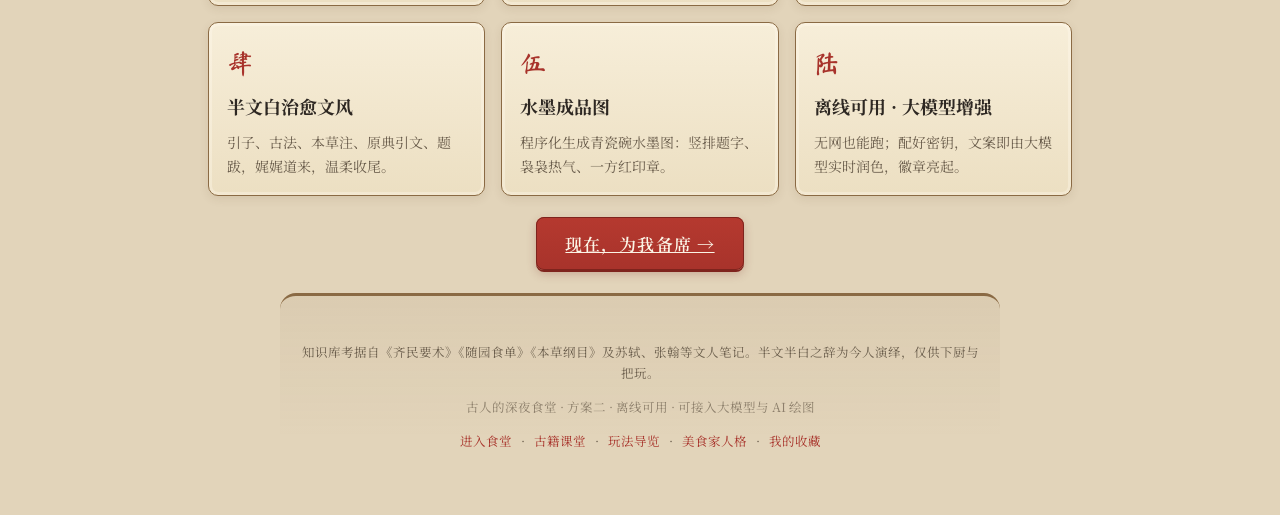
<file: welcome.html>
<!DOCTYPE html>
<html lang="zh-CN">
<head>
  <meta charset="UTF-8" />
  <meta name="viewport" content="width=device-width, initial-scale=1.0" />
  <title>古人的深夜食堂 · 欢迎页</title>
  <link rel="preconnect" href="https://fonts.googleapis.com" />
  <link href="https://fonts.googleapis.com/css2?family=Noto+Serif+SC:wght@400;600;700&family=Ma+Shan+Zheng&display=swap" rel="stylesheet" />
  <link rel="stylesheet" href="css/style.css" />
</head>
<body>
  <script src="js/theme.js"></script>
  <div class="paper-grain"></div>

  <header class="site-nav">
    <div class="brand">古人的深夜食堂</div>
    <nav class="nav-links">
      <a href="sources.html">古籍课堂</a>
      <a href="guide.html">玩法导览</a>
      <a href="quiz.html">美食家人格</a>
      <a href="favorites.html">我的收藏</a>
      <a href="index.html" class="btn btn-primary btn-sm">进入食堂</a>
    </nav>
  </header>

  <section class="hero">
    <div class="seal">深夜<br/>食堂</div>
    <h1 class="title">古人的深夜食堂</h1>
    <p class="subtitle">— 舌尖上的古籍 · 把故纸堆里的吃法，端回你深夜的厨房 —</p>
    <div class="hero-stats">
      <div class="stat"><b>22</b><span>道古籍食谱</span></div>
      <div class="stat"><b>3+</b><span>部经典典籍</span></div>
      <div class="stat"><b>0</b><span>依赖 · 离线可跑</span></div>
    </div>
    <div class="cta-row">
      <a href="index.html" class="btn btn-primary">进入深夜食堂 →</a>
      <a href="guide.html" class="btn btn-ghost">先看看怎么玩</a>
    </div>
  </section>

  <main class="landing">
    <section class="block">
      <h2 class="section-title">设计初衷</h2>
      <p class="lead">我们想做一件不大不小的事——把束之高阁的古籍，拉回现代人深夜的厨房。</p>
      <p class="body">《齐民要术》里藏着一千五百年前的炙法与粥方，《随园食单》记着乾隆年间袁枚家的豆腐，《本草纲目》写着草木的温凉。它们离我们的冰箱，其实只差一句"今晚吃什么"。</p>
      <p class="body">于是有了「古人的深夜食堂」：你报上冰箱里最平凡的食材，我们替你翻遍故纸堆，找回一道古人也吃过的做法，用半文半白的笔调，写一封给深夜独食者的信。让高高在上的典籍，落进一锅人间烟火。</p>
    </section>

    <section class="block">
      <h2 class="section-title">目标用户</h2>
      <div class="audience-grid">
        <div class="audience-card">
          <div class="ac-icon">夜</div>
          <h3>深夜独食的人</h3>
          <p>加班归来的打工人、独居的青年，想好好吃一顿，却不耐烦复杂菜谱。</p>
        </div>
        <div class="audience-card">
          <div class="ac-icon">风</div>
          <h3>国风文化爱好者</h3>
          <p>喜欢汉服、书法、古籍梗，会为"苏东坡同款""袁枚家豆腐"会心一笑。</p>
        </div>
        <div class="audience-card">
          <div class="ac-icon">新</div>
          <h3>厨房新手</h3>
          <p>只会煎蛋煮面，却想偶尔做出一餐"有故事"的菜，惊艳一下自己。</p>
        </div>
        <div class="audience-card">
          <div class="ac-icon">创</div>
          <h3>内容创作者</h3>
          <p>做国风短视频与图文，需要现成可用的文化梗、食谱与治愈系文案。</p>
        </div>
        <div class="audience-card">
          <div class="ac-icon">养</div>
          <h3>讲究饮食的人</h3>
          <p>对食物的性味、时令与典故有兴趣，吃饭也要吃得"有道理"。</p>
        </div>
      </div>
    </section>

    <section class="block">
      <h2 class="section-title">主要亮点</h2>
      <div class="feature-grid">
        <div class="feature-card">
          <div class="fc-num">壹</div>
          <h3>反差萌与烟火气</h3>
          <p>把古籍与"干饭"刚需结合，普通一块豆腐，也能讲成袁枚吃过的做法。</p>
        </div>
        <div class="feature-card">
          <div class="fc-num">贰</div>
          <h3>真能下厨</h3>
          <p>生成的不是玩具，而是现实里可以照做的食谱，火候步骤都清楚。</p>
        </div>
        <div class="feature-card">
          <div class="fc-num">叁</div>
          <h3>古籍考据知识库</h3>
          <p>22 道真实食谱，考据自《齐民要术》《随园食单》《本草纲目》等典籍。</p>
        </div>
        <div class="feature-card">
          <div class="fc-num">肆</div>
          <h3>半文白治愈文风</h3>
          <p>引子、古法、本草注、原典引文、题跋，娓娓道来，温柔收尾。</p>
        </div>
        <div class="feature-card">
          <div class="fc-num">伍</div>
          <h3>水墨成品图</h3>
          <p>程序化生成青瓷碗水墨图：竖排题字、袅袅热气、一方红印章。</p>
        </div>
        <div class="feature-card">
          <div class="fc-num">陆</div>
          <h3>离线可用 · 大模型增强</h3>
          <p>无网也能跑；配好密钥，文案即由大模型实时润色，徽章亮起。</p>
        </div>
      </div>
    </section>

    <section class="block cta-block">
      <a href="index.html" class="btn btn-primary btn-lg">现在，为我备席 →</a>
    </section>
  </main>

  <footer class="foot">
    <p>知识库考据自《齐民要术》《随园食单》《本草纲目》及苏轼、张翰等文人笔记。半文半白之辞为今人演绎，仅供下厨与把玩。</p>
    <p class="foot-sub">古人的深夜食堂 · 方案二 · 离线可用 · 可接入大模型与 AI 绘图</p>
    <p class="foot-nav"><a href="index.html">进入食堂</a> · <a href="sources.html">古籍课堂</a> · <a href="guide.html">玩法导览</a> · <a href="quiz.html">美食家人格</a> · <a href="favorites.html">我的收藏</a></p>
  </footer>
  <div class="page-veil" aria-hidden="true"><div class="veil-seal">食</div></div>
  <script src="js/anim.js"></script>
</body>
</html>
</file>
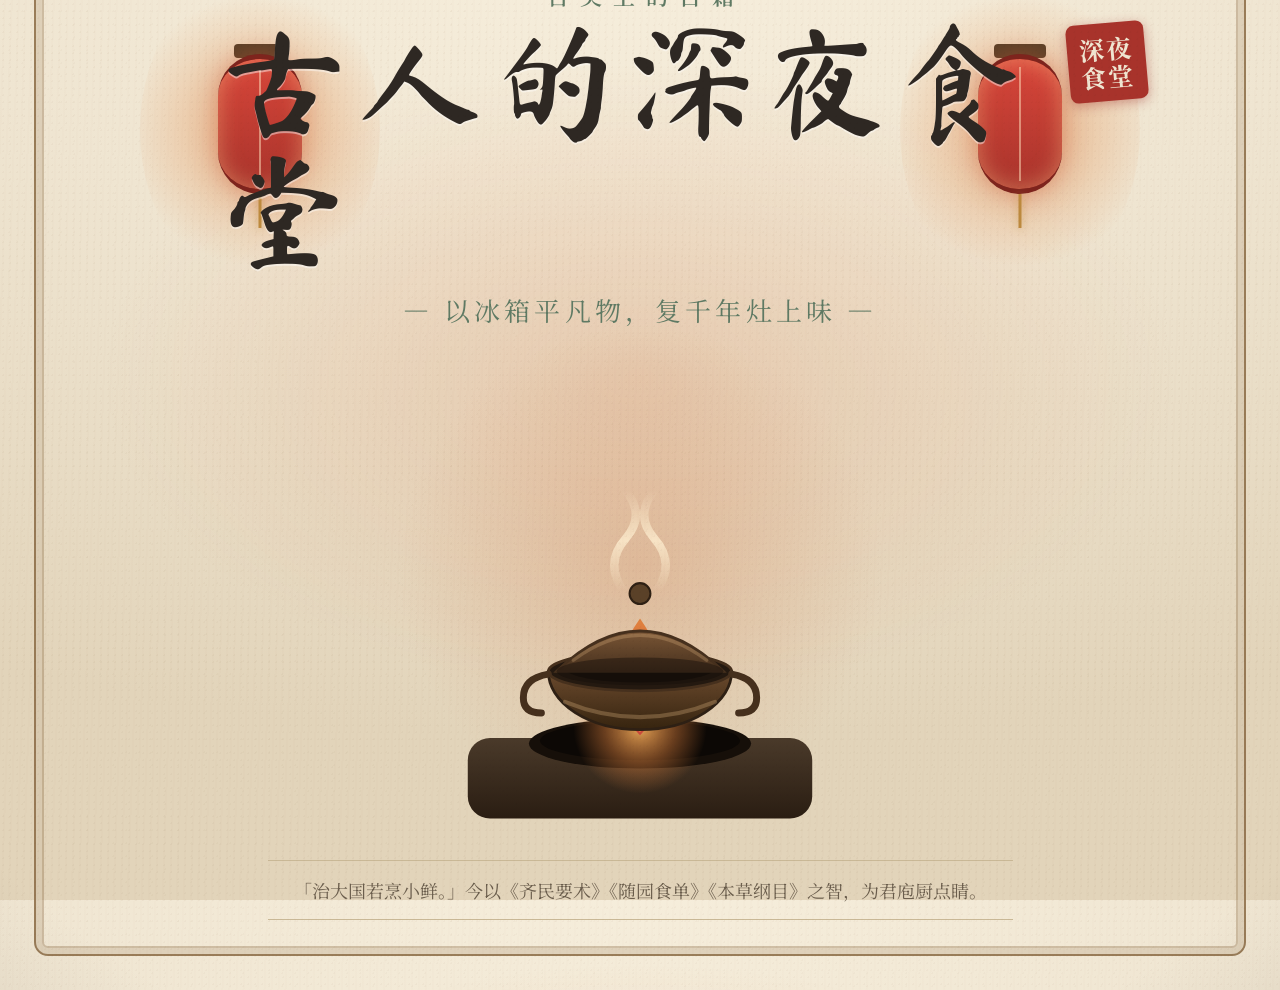
<file: assets/cover.html>
<!DOCTYPE html>
<html lang="zh-CN">
<head>
<meta charset="UTF-8" />
<title>古人的深夜食堂 · 封面</title>
<link rel="preconnect" href="https://fonts.googleapis.com" />
<link href="https://fonts.googleapis.com/css2?family=Noto+Serif+SC:wght@400;600;700&family=Ma+Shan+Zheng&display=swap" rel="stylesheet" />
<style>
  :root{
    --paper:#efe5d1; --paper-2:#e2d4ba; --ink:#2e2823; --ink-soft:#6a5d4c;
    --cinnabar:#a8332b; --celadon:#5f7a64; --gold:#bd8a3e; --ember:#c8642e;
    --wood:#8a6a44; --line:#c9b896;
    --serif:"Noto Serif SC","Songti SC","STSong",serif;
    --brush:"Ma Shan Zheng","Noto Serif SC",cursive;
  }
  *{box-sizing:border-box; margin:0; padding:0;}
  html,body{height:100%;}
  body{
    font-family:var(--serif); color:var(--ink);
    background:
      radial-gradient(60% 50% at 50% 42%, rgba(200,100,46,.20) 0%, rgba(200,100,46,0) 70%),
      radial-gradient(120% 90% at 50% -8%, #f7efdd 0%, var(--paper) 46%, var(--paper-2) 100%);
    display:flex; align-items:center; justify-content:center;
    overflow:hidden;
  }
  /* 纸纹 + 暗角 */
  .grain{position:absolute; inset:0; pointer-events:none; opacity:.5; z-index:6;
    background-image:
      radial-gradient(rgba(120,84,40,.07) 1px, transparent 1px),
      radial-gradient(rgba(120,84,40,.05) 1px, transparent 1px),
      repeating-linear-gradient(92deg, rgba(120,84,40,.025) 0 2px, transparent 2px 7px);
    background-size:7px 7px, 13px 13px, auto; background-position:0 0,3px 4px,0 0; mix-blend-mode:multiply;}
  .vignette{position:absolute; inset:0; pointer-events:none; z-index:5;
    background:radial-gradient(120% 120% at 50% 45%, transparent 55%, rgba(45,30,15,.28) 100%);}

  .frame{position:relative; width:1920px; height:1080px; overflow:hidden;}
  .border{position:absolute; inset:34px; border:2px solid rgba(138,106,68,.85); border-radius:14px;
    box-shadow:inset 0 0 0 6px rgba(239,229,209,.5), inset 0 0 0 8px rgba(138,106,68,.35); z-index:4;}

  /* 灯笼 */
  .lantern{position:absolute; top:120px; width:120px; height:200px; z-index:2;}
  .lantern.l{left:200px;} .lantern.r{right:200px;}
  .lantern .glow{position:absolute; inset:-60px; border-radius:50%;
    background:radial-gradient(circle, rgba(224,130,62,.55) 0%, rgba(224,130,62,0) 68%);}
  .lantern .body{position:absolute; left:18px; top:24px; width:84px; height:140px; border-radius:42px;
    background:linear-gradient(180deg,#d8463a,#a8332b);
    box-shadow:inset 0 0 22px rgba(255,200,140,.45), 0 0 26px rgba(200,80,50,.5);
    border-top:5px solid #7e241d; border-bottom:5px solid #7e241d;}
  .lantern .body::before{content:""; position:absolute; left:50%; top:8px; bottom:8px; width:2px;
    transform:translateX(-50%); background:rgba(255,225,190,.5);}
  .lantern .cap{position:absolute; left:34px; top:14px; width:52px; height:14px; border-radius:4px; background:#5a4128;}
  .lantern .tassel{position:absolute; left:50%; top:164px; width:3px; height:34px; transform:translateX(-50%);
    background:var(--gold); box-shadow:0 0 8px rgba(189,138,62,.7);}

  /* 内容 */
  .content{position:relative; z-index:3; height:100%; display:flex; flex-direction:column;
    align-items:center; justify-content:center; padding:0 220px;}
  .kicker{font-family:var(--serif); color:var(--celadon); letter-spacing:.5em; font-size:22px;
    font-weight:600; margin-bottom:6px; text-indent:.5em;}
  .title-wrap{position:relative; display:inline-block;}
  .title{font-family:var(--brush); font-size:128px; line-height:1; letter-spacing:.06em; color:var(--ink);
    text-shadow:0 2px 0 rgba(255,255,255,.45);}
  .seal{position:absolute; top:6px; right:-86px; width:78px; height:78px; background:var(--cinnabar);
    color:var(--paper); font-family:var(--serif); font-weight:700; font-size:25px; line-height:1.12;
    display:flex; align-items:center; justify-content:center; text-align:center; border-radius:8px;
    box-shadow:0 3px 12px rgba(158,43,37,.4); transform:rotate(-5deg); letter-spacing:2px;}

  .subtitle{margin-top:18px; font-size:26px; color:var(--celadon); letter-spacing:.16em;}
  .epigraph{margin-top:22px; font-size:18px; color:var(--ink-soft); max-width:760px; text-align:center;
    border-top:1px solid var(--line); border-bottom:1px solid var(--line); padding:12px 26px; line-height:1.9;}

  /* 灶台场景 */
  .stove{margin-top:10px; width:600px; height:500px; position:relative;}
  .stove svg{width:100%; height:100%; display:block; overflow:visible;}
  .st-halo{position:absolute; left:50%; top:46%; width:520px; height:520px; transform:translate(-50%,-50%);
    border-radius:50%; background:radial-gradient(circle, rgba(200,100,46,.22) 0%, rgba(200,100,46,0) 66%);
    z-index:-1;}
  /* 火焰与蒸汽（静态呈现于活跃态） */
  .st-flame{transform-origin:180px 286px;}
  .st-ember-glow{opacity:.95;}
  .st-steam{opacity:.9;}
</style>
</head>
<body>
  <div class="frame">
    <div class="border"></div>

    <div class="lantern l"><div class="glow"></div><div class="cap"></div><div class="body"></div><div class="tassel"></div></div>
    <div class="lantern r"><div class="glow"></div><div class="cap"></div><div class="body"></div><div class="tassel"></div></div>

    <div class="content">
      <div class="kicker">舌尖上的古籍</div>
      <div class="title-wrap">
        <div class="title">古人的深夜食堂</div>
        <div class="seal">深夜<br/>食堂</div>
      </div>
      <div class="subtitle">— 以冰箱平凡物，复千年灶上味 —</div>

      <div class="stove">
        <div class="st-halo"></div>
        <svg viewBox="0 0 360 360" xmlns="http://www.w3.org/2000/svg" aria-hidden="true">
          <defs>
            <linearGradient id="stStone" x1="0" y1="0" x2="0" y2="1"><stop offset="0" stop-color="#4a3a2a"/><stop offset="1" stop-color="#2a1d12"/></linearGradient>
            <radialGradient id="stEmber" cx="50%" cy="50%" r="50%"><stop offset="0" stop-color="rgba(255,184,96,.95)"/><stop offset="55%" stop-color="rgba(224,130,62,.45)"/><stop offset="100%" stop-color="rgba(224,130,62,0)"/></radialGradient>
            <linearGradient id="stFlameOut" x1="0" y1="1" x2="0" y2="0"><stop offset="0" stop-color="#c8473c"/><stop offset="1" stop-color="#e0823e"/></linearGradient>
            <linearGradient id="stFlameMid" x1="0" y1="1" x2="0" y2="0"><stop offset="0" stop-color="#e0823e"/><stop offset="1" stop-color="#f0a44a"/></linearGradient>
            <linearGradient id="stFlameCore" x1="0" y1="1" x2="0" y2="0"><stop offset="0" stop-color="#ffd06a"/><stop offset="1" stop-color="#ffe6a8"/></linearGradient>
            <linearGradient id="stPot" x1="0" y1="0" x2="0" y2="1"><stop offset="0" stop-color="#6b4a2e"/><stop offset="1" stop-color="#36240f"/></linearGradient>
            <linearGradient id="stLid" x1="0" y1="0" x2="0" y2="1"><stop offset="0" stop-color="#7a5636"/><stop offset="1" stop-color="#46301d"/></linearGradient>
            <linearGradient id="stSteam" x1="0" y1="1" x2="0" y2="0"><stop offset="0" stop-color="rgba(255,240,210,0)"/><stop offset="50%" stop-color="rgba(255,240,210,.85)"/><stop offset="100%" stop-color="rgba(255,240,210,0)"/></linearGradient>
          </defs>
          <g class="st-hearth">
            <rect x="56" y="288" width="248" height="58" rx="16" fill="url(#stStone)"/>
            <ellipse cx="180" cy="292" rx="80" ry="18" fill="#160f09"/>
            <ellipse cx="180" cy="290" rx="72" ry="14" fill="#0c0805"/>
          </g>
          <g class="st-fire">
            <circle class="st-ember-glow" cx="180" cy="280" r="48" fill="url(#stEmber)"/>
            <path class="st-flame f1" d="M180,286 C150,256 166,222 180,202 C194,222 210,256 180,286 Z" fill="url(#stFlameOut)"/>
            <path class="st-flame f2" d="M180,284 C162,260 170,234 180,218 C190,234 198,260 180,284 Z" fill="url(#stFlameMid)"/>
            <path class="st-flame f3" d="M180,282 C168,264 172,244 180,232 C188,244 192,264 180,282 Z" fill="url(#stFlameCore)"/>
          </g>
          <g class="st-pot-grp">
            <path d="M114,240 A66,42 0 0 0 246,240 Z" fill="url(#stPot)" stroke="#2e2014" stroke-width="2"/>
            <path d="M126,262 Q180,284 234,262" fill="none" stroke="rgba(255,210,150,.25)" stroke-width="3" stroke-linecap="round"/>
            <ellipse cx="180" cy="240" rx="66" ry="14" fill="#241910" stroke="#46301d" stroke-width="2"/>
            <ellipse cx="180" cy="238" rx="54" ry="10" fill="#160f09"/>
            <path d="M114,242 q-18,3 -18,17 q0,11 13,11" fill="none" stroke="#46301d" stroke-width="5" stroke-linecap="round"/>
            <path d="M246,242 q18,3 18,17 q0,11 -13,11" fill="none" stroke="#46301d" stroke-width="5" stroke-linecap="round"/>
          </g>
          <g class="st-lid-grp">
            <path d="M120,240 Q180,182 240,240 Z" fill="url(#stLid)" stroke="#46301d" stroke-width="2"/>
            <path d="M132,232 Q180,196 228,232" fill="none" stroke="rgba(255,210,150,.22)" stroke-width="2.5" stroke-linecap="round"/>
            <ellipse cx="180" cy="240" rx="60" ry="10" fill="#160f09" opacity=".45"/>
            <circle cx="180" cy="184" r="7.5" fill="#5a4128" stroke="#2e2014" stroke-width="1.5"/>
          </g>
          <g class="st-steam">
            <path d="M168,182 q-14,-20 2,-38 q14,-16 0,-34" fill="none" stroke="url(#stSteam)" stroke-width="6" stroke-linecap="round"/>
            <path d="M192,182 q14,-20 -2,-38 q-14,-16 0,-34" fill="none" stroke="url(#stSteam)" stroke-width="6" stroke-linecap="round"/>
          </g>
        </svg>
      </div>

      <div class="epigraph">「治大国若烹小鲜。」今以《齐民要术》《随园食单》《本草纲目》之智，为君庖厨点睛。</div>
    </div>

    <div class="vignette"></div>
    <div class="grain"></div>
  </div>
</body>
</html>
</file>
<file: css/style.css>
:root{
  --paper:#efe5d1;        /* 暖米黄宣纸 */
  --paper-2:#e2d4ba;      /* 更深暖土色 */
  --ink:#2e2823;          /* 墨色略暖 */
  --ink-soft:#6a5d4c;     /* 暖灰褐 */
  --cinnabar:#a8332b;     /* 朱砂印泥 */
  --celadon:#5f7a64;      /* 青瓷 */
  --gold:#bd8a3e;         /* 蜜琥珀 */
  --ember:#c8642e;        /* 灶火橙 · 烟火气 */
  --wood:#8a6a44;         /* 木框 */
  --line:#c9b896;
  --serif:"Noto Serif SC","Songti SC","STSong",serif;
  --brush:"Ma Shan Zheng","Noto Serif SC",cursive;
}

*{box-sizing:border-box;}
html,body{margin:0;padding:0;}
body{
  font-family:var(--serif);
  color:var(--ink);
  background:
    radial-gradient(72% 52% at 50% -8%, rgba(200,100,46,.15) 0%, rgba(200,100,46,0) 62%),
    radial-gradient(120% 80% at 50% -10%, #f7efdd 0%, var(--paper) 45%, var(--paper-2) 100%);
  min-height:100vh;
  line-height:1.7;
  -webkit-font-smoothing:antialiased;
}
.paper-grain{
  position:fixed; inset:0; pointer-events:none; z-index:0; opacity:.55;
  background-image:
    radial-gradient(rgba(120,84,40,.07) 1px, transparent 1px),
    radial-gradient(rgba(120,84,40,.05) 1px, transparent 1px),
    repeating-linear-gradient(92deg, rgba(120,84,40,.025) 0 2px, transparent 2px 7px);
  background-size:7px 7px, 13px 13px, auto;
  background-position:0 0, 3px 4px, 0 0;
  mix-blend-mode:multiply;
}
main,header,footer{position:relative; z-index:1;}

/* —— 封面 —— */
.cover{
  text-align:center;
  padding:54px 20px 30px;
  position:relative;
}
.cover::before{
  content:""; position:absolute; left:50%; top:-30px; transform:translateX(-50%);
  width:440px; height:440px; border-radius:50%;
  background:radial-gradient(circle, rgba(200,100,46,.16) 0%, rgba(200,100,46,0) 70%);
  pointer-events:none; z-index:0;
}
.cover > *{position:relative; z-index:1;}
.cover-inner{max-width:760px; margin:0 auto; position:relative;}
.seal{
  position:absolute; top:-6px; right:6%;
  width:64px; height:64px;
  background:var(--cinnabar); color:var(--paper);
  font-family:var(--serif); font-weight:700; font-size:20px;
  line-height:1.15; display:flex; align-items:center; justify-content:center;
  text-align:center; border-radius:6px;
  box-shadow:0 2px 10px rgba(158,43,37,.35);
  transform:rotate(-4deg);
  letter-spacing:1px;
}
.title{
  font-family:var(--brush);
  font-size:clamp(40px,8vw,76px);
  margin:.1em 0 .1em;
  color:var(--ink);
  letter-spacing:.08em;
  text-shadow:0 1px 0 rgba(255,255,255,.5);
}
.subtitle{
  font-size:clamp(14px,2.4vw,18px);
  color:var(--celadon); letter-spacing:.18em; margin:0 0 .8em;
}
.epigraph{
  font-size:15px; color:var(--ink-soft); max-width:560px; margin:0 auto;
  border-top:1px solid var(--line); border-bottom:1px solid var(--line);
  padding:10px 0; display:inline-block;
}

/* —— 庖厨输入 —— */
.kitchen{
  max-width:780px; margin:18px auto 0; padding:22px 26px;
  background:linear-gradient(180deg, rgba(247,238,217,.78), rgba(236,223,194,.78));
  border:1px solid var(--wood);
  border-radius:10px;
  box-shadow:0 6px 24px rgba(90,60,30,.10);
}
.kitchen-label{display:block; font-size:15px; color:var(--ink-soft); margin-bottom:10px; letter-spacing:.1em;}
.kitchen-label::before{content:"❖ "; color:var(--cinnabar);}
.input-row{display:flex; gap:12px; align-items:stretch; flex-wrap:wrap;}
#input{
  flex:1 1 320px; min-width:220px; resize:vertical;
  font-family:var(--serif); font-size:17px; color:var(--ink);
  padding:12px 14px; border:1px solid var(--line); border-radius:8px;
  background:#fbf7ee; line-height:1.6;
}
#input:focus{outline:none; border-color:var(--celadon); box-shadow:0 0 0 3px rgba(91,122,111,.15);}
.actions{display:flex; gap:10px; align-items:center;}
.btn{
  font-family:var(--serif); cursor:pointer; border-radius:8px;
  border:1px solid var(--wood); background:#f6ecd6; color:var(--ink);
  padding:10px 18px; font-size:16px; transition:.18s; white-space:nowrap;
}
.btn:hover{transform:translateY(-1px); box-shadow:0 4px 12px rgba(90,60,30,.18);}
.btn-primary{background:linear-gradient(180deg,#b5392f,var(--cinnabar)); color:#fbf4e6; border-color:#7e241d; font-weight:600; letter-spacing:.06em; box-shadow:0 2px 0 #7e241d, 0 4px 10px rgba(120,40,30,.25);}
.btn-primary:hover{background:linear-gradient(180deg,#a8332b,#922a22);}
.btn-ghost{background:transparent; border-color:var(--wood);}
.btn-mini{padding:6px 12px; font-size:14px;}

.examples{margin-top:14px; display:flex; flex-wrap:wrap; gap:8px; align-items:center;}
.examples-hint{font-size:13px; color:var(--ink-soft); margin-right:2px;}
.example{
  font-family:var(--serif); cursor:pointer; font-size:13.5px;
  border:1px dashed var(--line); background:transparent; color:var(--ink-soft);
  padding:5px 11px; border-radius:20px; transition:.18s;
}
.example:hover{border-color:var(--celadon); color:var(--celadon); background:rgba(91,122,111,.07);}
.hint{font-size:12.5px; color:var(--ink-soft); margin:12px 0 0; opacity:.85;}

/* —— 结果区 —— */
.result{max-width:900px; margin:34px auto 10px; padding:0 18px;}
.result-head{display:flex; align-items:center; justify-content:space-between; border-bottom:2px solid var(--ink); padding-bottom:8px;}
.result-title{font-family:var(--brush); font-size:30px; margin:0; letter-spacing:.1em;}
.flip-nav{display:flex; gap:8px;}

.menu-chips{display:flex; flex-wrap:wrap; gap:8px; margin:14px 0 18px;}
.chip{
  font-family:var(--serif); cursor:pointer; text-align:left;
  border:1px solid var(--line); background:#fbf7ee; color:var(--ink);
  border-radius:8px; padding:7px 13px; transition:.18s; line-height:1.2;
}
.chip small{display:block; font-size:11px; color:var(--ink-soft); margin-top:2px;}
.chip:hover{border-color:var(--celadon);}
.chip.active{background:var(--ink); color:var(--paper); border-color:var(--ink);}
.chip.active small{color:#cbbfa8;}

/* —— 食谱卡 —— */
.recipe-card{
  display:grid; grid-template-columns:300px 1fr; gap:26px;
  background:linear-gradient(180deg,#f7eed9,#ecdfc2);
  border:1px solid var(--wood); border-radius:12px;
  padding:22px; box-shadow:0 6px 20px rgba(90,60,30,.12), inset 0 0 0 3px rgba(255,250,238,.30);
}
.flip-in{animation:flip .5s ease;}
@keyframes flip{
  0%{opacity:0; transform:rotateY(-18deg) translateY(8px);}
  100%{opacity:1; transform:rotateY(0) translateY(0);}
}
.dish-col{display:flex; flex-direction:column; align-items:center;}
.dish-frame{
  width:100%; aspect-ratio:1/1; background:
    radial-gradient(80% 70% at 50% 40%, #fbf3e0, #ece0c4);
  border:1px solid var(--wood); border-radius:10px; padding:8px;
  box-shadow:inset 0 0 30px rgba(120,90,50,.12);
}
.ink-dish{width:100%; height:100%; display:block;}
.dish-cap{margin-top:10px; font-size:13px; color:var(--ink-soft); letter-spacing:.08em;}

.recipe-col{min-width:0;}
.recipe-head{display:flex; align-items:baseline; gap:12px; flex-wrap:wrap; justify-content:space-between; border-bottom:1px dashed var(--line); padding-bottom:8px;}
.recipe-head h2{font-family:var(--brush); font-size:34px; margin:0; letter-spacing:.06em;}
.source-badge{font-size:13px; color:var(--cinnabar);}
.flavor-tags{margin:12px 0 4px; display:flex; gap:8px; flex-wrap:wrap;}
.tag{display:inline-block; font-size:13px; padding:3px 10px; border-radius:14px; line-height:1.5;}
.tag-flavor{background:rgba(189,138,62,.16); color:#8a5a1e; border:1px solid rgba(189,138,62,.45);}
.tag-have{background:rgba(91,122,111,.16); color:var(--celadon); border:1px solid rgba(91,122,111,.4);}
.tag-need{background:transparent; color:var(--ink-soft); border:1px dashed var(--line);}
.tag-mute{background:transparent; color:#9a8f7e; border:1px dotted var(--line);}

.intro{font-size:16px; color:var(--ink); margin:14px 0 6px; text-indent:2em;}
.section{margin-top:14px;}
.section h3{font-size:16px; margin:0 0 8px; color:var(--celadon); letter-spacing:.1em; position:relative; padding-left:14px;}
.section h3::before{content:""; position:absolute; left:0; top:4px; bottom:4px; width:4px; background:var(--cinnabar); border-radius:2px;}
.tags{display:flex; flex-wrap:wrap; gap:7px;}
.steps{list-style:none; margin:0; padding:0; counter-reset:s;}
.steps li{display:flex; gap:10px; padding:7px 0; border-bottom:1px dotted #e0d4bc; font-size:15.5px;}
.steps li:last-child{border-bottom:none;}
.step-no{flex:0 0 26px; height:26px; border-radius:50%; background:var(--ink); color:var(--paper);
  display:flex; align-items:center; justify-content:center; font-size:13px; font-weight:600;}

.tcm{margin-top:16px; display:flex; gap:10px; align-items:flex-start;
  background:rgba(91,122,111,.08); border-left:3px solid var(--celadon); padding:10px 14px; border-radius:0 8px 8px 0;}
.tcm-label{flex:0 0 auto; font-size:13px; color:#fff; background:var(--celadon); padding:2px 9px; border-radius:12px;}
.tcm p{margin:0; font-size:14.5px; color:var(--ink-soft);}
.orig{margin-top:12px; font-size:13.5px; color:var(--ink-soft); font-style:italic; border-top:1px dotted var(--line); padding-top:8px;}
.colophon{margin-top:16px; font-size:15.5px; color:var(--cinnabar); text-align:right; letter-spacing:.04em;}

/* —— 考据小笺 —— */
.notes{margin-top:18px; background:linear-gradient(180deg,#fbf4e6,#f6ecd6);
  border:1px solid var(--line); border-left:4px solid var(--cinnabar);
  border-radius:8px; padding:14px 18px;}
.notes-title{font-family:var(--brush); font-size:22px; color:var(--cinnabar); margin-bottom:6px; letter-spacing:.1em;}
.notes p{margin:6px 0; font-size:14px; color:var(--ink-soft); text-indent:1.5em;}

/* —— 页脚 —— */
.foot{text-align:center; padding:34px 20px 50px; color:var(--ink-soft); font-size:12.5px; max-width:720px; margin:0 auto;
  border-top:3px solid var(--wood);
  background:linear-gradient(180deg, rgba(138,106,68,.07), transparent 65%);
  border-radius:16px 16px 0 0;
}
.foot-sub{opacity:.7; margin-top:6px;}

/* —— 水墨热气动画 —— */
.ink-steam{animation:steam 4.5s ease-in-out infinite;}
.ink-steam2{animation:steam 5.5s ease-in-out infinite .6s;}
@keyframes steam{
  0%{opacity:0; transform:translateY(6px);}
  35%{opacity:.55;}
  100%{opacity:0; transform:translateY(-14px);}
}

/* —— 大模型润色文案 / AI 徽章 —— */
.llm-essay{
  margin:14px 0 4px; padding:16px 18px;
  background:linear-gradient(180deg,#fbf4e6,#f6ecd6);
  border:1px solid rgba(184,146,74,.45); border-radius:10px;
  font-size:15.5px; line-height:1.85; color:var(--ink);
  box-shadow:inset 0 0 24px rgba(184,146,74,.10);
}
.llm-essay p{margin:0 0 10px;}
.llm-essay p:last-child{margin-bottom:0;}
.ai-badge{
  display:none; align-items:center; gap:5px;
  font-size:12.5px; color:#8a4a1e;
  background:rgba(200,100,46,.16); border:1px solid rgba(200,100,46,.5);
  padding:3px 11px; border-radius:14px; margin-right:10px;
}
.tag-ai{background:linear-gradient(135deg,#b8924a,#9e2b25); color:#fbf4e6; border:none; font-weight:600;}

/* —— 响应式 —— */
@media (max-width:720px){
  .recipe-card{grid-template-columns:1fr; gap:16px;}
  .dish-frame{max-width:280px; margin:0 auto;}
  .seal{position:static; margin:0 auto 10px;}
  .site-nav{padding:12px 14px; flex-wrap:wrap; gap:6px;}
  .nav-links{gap:8px; flex-wrap:wrap;}
  .brand{font-size:18px;}
  .kitchen{padding:14px 12px; margin:10px 6px 0;}
  .input-row{gap:8px;}
  .actions{gap:6px;}
  .examples{gap:5px;}
  .example{font-size:12.5px; padding:4px 8px;}
  .recipe-col{min-width:0; overflow-wrap:break-word;}
  .hero-stats{gap:18px;}
  .stat b{font-size:28px;}
  .quiz-q{font-size:19px;}
  .quiz-options{gap:10px;}
  .result-card{padding:20px 16px;}
  .share-row{justify-content:center;}
  .cooking-loading{margin:20px 10px; padding:22px 12px;}
  .fav-grid{grid-template-columns:1fr;}
  .theme-toggle{width:40px; height:40px; font-size:20px; right:12px; bottom:12px;}
  .src-filter{flex-direction:column; align-items:stretch; gap:8px;}
  .src-search{min-width:100%;}
}

/* 更窄断点（420px 及以下） */
@media (max-width:420px){
  .btn{padding:8px 12px; font-size:14px;}
  .btn-primary{padding:9px 14px;}
  .nav-links a{font-size:13px;}
  .title{font-size:clamp(30px,9vw,48px);}
  .recipe-head h2{font-size:26px;}
  .section-title{font-size:24px;}
  .hero{padding:18px 10px 4px;}
  .landing{padding:0 10px;}
  .cooking-text{font-size:14px;}
}

/* —— 欢迎页 / 导览页（展示型） —— */
.site-nav{
  display:flex; align-items:center; justify-content:space-between;
  max-width:1000px; margin:0 auto; padding:16px 18px; position:relative; z-index:1;
}
.brand{font-family:var(--brush); font-size:22px; letter-spacing:.08em; color:var(--ink);}
.nav-links{display:flex; align-items:center; gap:14px;}
.nav-links a{color:var(--ink-soft); text-decoration:none; font-size:15px;}
.nav-links a:hover{color:var(--cinnabar);}
.btn-sm{padding:7px 14px; font-size:14px;}

.hero{position:relative; text-align:center; padding:26px 20px 6px; overflow:hidden;}
.hero::before{
  content:""; position:absolute; left:50%; top:-40px; transform:translateX(-50%);
  width:380px; height:380px; border-radius:50%;
  background:radial-gradient(circle, rgba(200,100,46,.18) 0%, rgba(200,100,46,0) 70%);
  pointer-events:none; z-index:0;
}
.hero > *{position:relative; z-index:1;}
.hero .seal{position:static; margin:0 auto 14px;}
.hero-sm{padding:30px 20px 6px;}
.hero-stats{display:flex; justify-content:center; gap:30px; margin:22px 0 4px; flex-wrap:wrap;}
.stat{display:flex; flex-direction:column; align-items:center;}
.stat b{font-family:var(--brush); font-size:34px; color:var(--cinnabar); line-height:1;}
.stat span{font-size:13px; color:var(--ink-soft); margin-top:4px; letter-spacing:.05em;}
.cta-row{display:flex; gap:12px; justify-content:center; margin:20px 0 6px; flex-wrap:wrap;}
.btn-lg{padding:13px 28px; font-size:17px;}

.landing{max-width:900px; margin:6px auto; padding:0 18px;}
.block{margin:34px 0;}
.section-title{
  text-align:center; font-family:var(--brush); font-size:30px;
  letter-spacing:.1em; margin:0 0 18px; color:var(--ink);
}
.section-title::after{
  content:""; display:block; width:60px; height:4px;
  background:linear-gradient(90deg,var(--cinnabar),var(--ember));
  margin:10px auto 0; border-radius:3px;
  box-shadow:0 1px 2px rgba(120,50,20,.25);
}
.lead{font-size:18px; line-height:1.9; color:var(--ink); text-align:center; margin:0 auto 14px; max-width:680px;}
.body{font-size:15.5px; line-height:1.9; color:var(--ink-soft); max-width:720px; margin:0 auto 12px; text-indent:2em;}

.audience-grid,.feature-grid,.tech-grid{
  display:grid; grid-template-columns:repeat(auto-fit,minmax(240px,1fr)); gap:16px;
}
.audience-card,.feature-card,.tech-card{
  background:linear-gradient(180deg,#f7eed9,#ecdfc2);
  border:1px solid var(--wood); border-radius:10px;
  padding:18px 18px 16px;
  box-shadow:0 3px 10px rgba(90,60,30,.10), inset 0 0 0 3px rgba(255,250,238,.34);
  transition:.18s;
}
.audience-card:hover,.feature-card:hover,.tech-card:hover{
  transform:translateY(-3px); box-shadow:0 10px 26px rgba(90,70,40,.14);
}
.ac-icon{
  width:42px; height:42px; border-radius:50%; background:var(--celadon);
  color:#fbf4e6; display:flex; align-items:center; justify-content:center;
  font-family:var(--brush); font-size:22px; margin-bottom:10px;
}
.audience-card h3,.feature-card h3,.tech-card h3{font-size:18px; margin:.2em 0 .5em; color:var(--ink);}
.audience-card p,.feature-card p,.tech-card p{font-size:14px; color:var(--ink-soft); line-height:1.7; margin:0;}
.fc-num{font-family:var(--brush); font-size:26px; color:var(--cinnabar); margin-bottom:6px;}

.steps{list-style:none; margin:0; padding:0;}
.step{display:flex; gap:16px; align-items:flex-start; padding:14px 0; border-bottom:1px dashed var(--line);}
.step:last-child{border-bottom:none;}
.step-no{
  flex:0 0 44px; height:44px; border-radius:50%; background:var(--ink); color:var(--paper);
  display:flex; align-items:center; justify-content:center; font-family:var(--brush); font-size:20px;
}
.step h3{margin:2px 0 6px; font-size:17px; color:var(--ink);}
.step p{margin:0; font-size:14.5px; color:var(--ink-soft); line-height:1.75;}
.step code,.tech-card code{background:rgba(158,43,37,.08); color:var(--cinnabar); padding:1px 6px; border-radius:4px; font-size:13px;}

.cta-block{text-align:center;}
.foot-nav{margin-top:10px;}
.foot-nav a{color:var(--cinnabar); text-decoration:none; margin:0 6px;}
.foot-nav a:hover{text-decoration:underline;}

/* —— 美食家人格测试 —— */
.quiz-wrap{max-width:760px; margin:6px auto; padding:0 18px; position:relative; z-index:1;}
.quiz-screen{text-align:center; padding:26px 0 10px; animation:fade .4s ease;}
@keyframes fade{from{opacity:0; transform:translateY(8px);} to{opacity:1; transform:none;}}
.quiz-hint{font-size:14px; color:var(--ink-soft); margin:6px 0 18px; letter-spacing:.04em;}
.quiz-figures{display:flex; justify-content:center; gap:12px; flex-wrap:wrap; margin:16px 0 4px;}
.q-fig{display:flex; flex-direction:column; align-items:center; gap:6px;}
.mini-seal{width:46px; height:46px; border-radius:6px; background:var(--cinnabar); color:#fbf4e6;
  font-family:var(--brush); font-size:22px; display:flex; align-items:center; justify-content:center;
  box-shadow:0 2px 8px rgba(158,43,37,.3);}
.q-fig small{font-size:12px; color:var(--ink-soft);}

.quiz-progress{display:flex; align-items:center; gap:12px; max-width:540px; margin:0 auto 12px;}
.quiz-progress span{font-size:13px; color:var(--ink-soft); white-space:nowrap;}
.bar{flex:1; height:6px; background:#e3d8bf; border-radius:3px; overflow:hidden;}
.bar i{display:block; height:100%; background:var(--cinnabar); width:16%; transition:width .3s;}
.quiz-q{font-family:var(--serif); font-size:22px; margin:4px auto 20px; max-width:600px; line-height:1.6; color:var(--ink);}
.quiz-options{display:flex; flex-direction:column; gap:12px; max-width:600px; margin:0 auto;}
.q-opt{font-family:var(--serif); cursor:pointer; text-align:left; background:#fbf7ee;
  border:1px solid var(--line); border-radius:10px; padding:14px 18px; font-size:16px; color:var(--ink);
  transition:.18s; display:flex; align-items:center; gap:12px;}
.q-opt::before{content:""; flex:0 0 10px; height:10px; border-radius:50%; border:2px solid var(--celadon);}
.q-opt:hover{border-color:var(--celadon); background:rgba(91,122,111,.08); transform:translateX(2px);}
.q-opt.chosen{border-color:var(--cinnabar); background:rgba(158,43,37,.07);}
.q-opt.chosen::before{background:var(--cinnabar); border-color:var(--cinnabar);}

.result-card{background:linear-gradient(180deg,#f7eed9,#ecdfc2); border:1px solid var(--wood);
  border-radius:14px; padding:26px 24px; box-shadow:0 6px 20px rgba(90,60,30,.12), inset 0 0 0 3px rgba(255,250,238,.30);
  text-align:center; max-width:620px; margin:0 auto;}
.result-seal{width:64px; height:64px; border-radius:8px; background:var(--cinnabar); color:#fbf4e6;
  font-family:var(--brush); font-size:34px; display:flex; align-items:center; justify-content:center;
  margin:0 auto 12px; box-shadow:0 3px 12px rgba(158,43,37,.35); transform:rotate(-3deg);}
.result-name{font-family:var(--brush); font-size:32px; color:var(--ink); margin:0;}
.result-title{font-size:14px; color:var(--cinnabar); letter-spacing:.12em; margin-top:2px;}
.result-desc{font-size:15px; color:var(--ink-soft); line-height:1.85; max-width:560px; margin:12px auto 6px; text-align:left; text-indent:2em;}
.result-bond{font-size:14px; color:var(--celadon); margin:6px auto 14px; max-width:560px;}
.result-rec-title{font-family:var(--brush); font-size:22px; color:var(--ink); margin:6px 0 10px; letter-spacing:.06em;}
.rec-list{text-align:left;}
.rec-item{display:flex; justify-content:space-between; align-items:center; gap:12px; border-top:1px dashed var(--line); padding:12px 2px;}
.rec-item:first-child{border-top:none;}
.rec-info h4{margin:0 0 3px; font-size:17px; color:var(--ink);}
.rec-info small{color:var(--ink-soft); font-size:13px;}
.rec-go{flex:0 0 auto;}

/* ============================================================
   动效系统：宣纸铺展 · 幕帷转场（质朴·烟火气·古色）
   ============================================================ */
html{scroll-behavior:smooth;}

/* 章节标题下划线徐展（墨痕缓缓落下） */
.section-title::after{
  transform:scaleX(0); transform-origin:center;
  transition:transform .6s .22s cubic-bezier(.22,.61,.36,1);
}
.section-title.in-view::after{transform:scaleX(1);}

/* 更顺滑的悬停缓动（统一贝塞尔，避免生硬） */
.audience-card:hover,.feature-card:hover,.tech-card:hover,
.src-page .src-card:hover,.src-page .person:hover,
.recipe-card:hover,.result-card:hover{
  transition:transform .3s cubic-bezier(.22,.61,.36,1), box-shadow .3s cubic-bezier(.22,.61,.36,1);
}
.btn,.chip,.q-opt,.rec-link,.nav-links a,.example,.tag{
  transition:transform .25s cubic-bezier(.22,.61,.36,1),
             box-shadow .25s cubic-bezier(.22,.61,.36,1),
             background .25s ease, color .25s ease, border-color .25s ease;
}

/* 卡片翻入更柔和（少旋转、多上浮，落定更稳） */
@keyframes flip{
  0%{opacity:0; transform:translateY(10px) rotateY(-10deg);}
  100%{opacity:1; transform:none;}
}
.flip-in{animation:flip .55s cubic-bezier(.22,.61,.36,1);}

/* —— 页面转场：宣纸帷幕 + 朱砂印章 —— */
.page-veil{
  position:fixed; inset:0; z-index:9999; pointer-events:none;
  display:flex; align-items:center; justify-content:center;
  background:radial-gradient(60% 55% at 50% 44%, rgba(239,229,209,.97), rgba(226,212,186,.99));
  opacity:0; visibility:hidden;
  transition:opacity .42s ease, visibility .42s;
}
.page-veil.show{opacity:1; visibility:visible; pointer-events:auto;}
.page-veil.instant{transition:none;}
.page-veil .veil-seal{
  width:66px; height:66px; border-radius:9px; background:var(--cinnabar); color:#fbf4e6;
  font-family:var(--brush); font-size:36px; display:flex; align-items:center; justify-content:center;
  box-shadow:0 3px 16px rgba(158,43,37,.35);
  transform:rotate(-3deg) scale(.6); opacity:0;
  transition:.42s cubic-bezier(.22,.61,.36,1);
}
.page-veil.show .veil-seal{transform:rotate(-3deg) scale(1); opacity:1;}

/* 尊重无障碍：减少动态 */
@media (prefers-reduced-motion: reduce){
  html{scroll-behavior:auto;}
  .ink-steam{animation:none;}
  .flip-in{animation:none;}
  .page-veil{display:none !important;}
  .section-title::after{transform:none;}
  [data-reveal]{opacity:1 !important; transform:none !important;}
}

/* ============================================================
   收藏功能：朱砂「藏」印章按钮 + 我的收藏页
   ============================================================ */
.fav-btn{
  font-family:var(--serif); cursor:pointer; flex:0 0 auto;
  display:inline-flex; align-items:center; gap:5px; margin-left:auto;
  border:1px solid var(--cinnabar); background:transparent; color:var(--cinnabar);
  border-radius:20px; padding:3px 13px; font-size:13.5px;
  transition:transform .25s cubic-bezier(.22,.61,.36,1), background .25s ease,
             color .25s ease, box-shadow .25s ease, border-color .25s ease;
}
.fav-btn:hover{transform:translateY(-1px); box-shadow:0 4px 12px rgba(158,43,37,.18);}
.fav-btn .h{font-family:var(--brush); font-size:17px; line-height:1;}
.fav-btn.on{background:var(--cinnabar); color:#fbf4e6; border-color:var(--cinnabar);}
.fav-btn.on .h{color:#fbf4e6;}

/* 我的收藏页 */
.fav-grid{display:grid; grid-template-columns:repeat(auto-fit,minmax(440px,1fr)); gap:22px; margin-top:6px;}
.fav-empty{text-align:center; padding:30px 16px; color:var(--ink-soft);}
.fav-empty-seal{
  width:72px; height:72px; border-radius:9px;
  background:linear-gradient(180deg,#b5392f,var(--cinnabar)); color:#fbf4e6;
  font-family:var(--brush); font-size:38px; display:flex; align-items:center; justify-content:center;
  margin:0 auto 14px; box-shadow:0 3px 14px rgba(158,43,37,.3); transform:rotate(-3deg);
}
.fav-empty p{font-size:15px; margin:0 0 16px; line-height:1.8;}

/* —— 分享工具条 —— */
.share-row{display:flex; gap:8px; flex-wrap:wrap; margin-top:14px;}
.share-btn{font-family:var(--serif); cursor:pointer; font-size:13px; color:var(--ink-soft);
  background:transparent; border:1px solid var(--line); border-radius:16px; padding:5px 14px;
  transition:transform .25s cubic-bezier(.22,.61,.36,1), color .25s ease, border-color .25s ease, background .25s ease;}
.share-btn:hover{transform:translateY(-1px); color:var(--cinnabar); border-color:var(--cinnabar); background:rgba(158,43,37,.06);}

/* ============================================================
   夜灯·深色模式：暖木底 + 灶火辉光（不冷调）
   ============================================================ */
[data-theme="night"]{
  --paper:#211b15;          /* 炭暖底 */
  --paper-2:#18130e;
  --ink:#efe6d5;            /* 暖白字 */
  --ink-soft:#c3b59c;       /* 暖灰 */
  --cinnabar:#d8544a;       /* 提亮朱砂 */
  --celadon:#7fae8f;
  --gold:#d9b25e;
  --ember:#e0823e;         /* 灶火更亮 */
  --wood:#7a5a3a;
  --line:#4a3c2c;
}
/* 平滑切换 */
html,body{transition:background-color .4s ease, color .4s ease;}
/* 纸纹：暗处用暖白细点 */
[data-theme="night"] .paper-grain{
  background-image:
    radial-gradient(rgba(220,180,120,.06) 1px, transparent 1px),
    radial-gradient(rgba(220,180,120,.04) 1px, transparent 1px);
  background-size:7px 7px, 13px 13px; background-position:0 0, 3px 4px;
}
/* 英雄/封面 灶火辉光更暖更显 */
[data-theme="night"] .hero::before,
[data-theme="night"] .cover::before{
  background:radial-gradient(circle, rgba(224,130,62,.30) 0%, rgba(224,130,62,0) 70%);
}
/* 卡片：暗木框 + 暖内沿；菜品框保留微亮（如灯下碗） */
[data-theme="night"] .audience-card,
[data-theme="night"] .feature-card,
[data-theme="night"] .tech-card,
[data-theme="night"] .recipe-card,
[data-theme="night"] .result-card,
[data-theme="night"] .src-page .src-card,
[data-theme="night"] .src-page .person,
[data-theme="night"] .src-page .xj-card,
[data-theme="night"] .src-page .tl-card{
  background:linear-gradient(180deg, #2c241c, #221b14);
  border-color:#5a4733;
  box-shadow:0 5px 18px rgba(0,0,0,.42), inset 0 0 0 3px rgba(255,230,200,.06);
}
[data-theme="night"] .dish-frame{
  background:radial-gradient(80% 70% at 50% 40%, #f1e6cf, #e3d6bd);
  border-color:#5a4733;
}
/* 灶台输入区 */
[data-theme="night"] .kitchen{
  background:linear-gradient(180deg, rgba(44,36,28,.82), rgba(34,27,20,.82));
  border-color:#5a4733;
}
/* 考据小笺 / AI 文案 */
[data-theme="night"] .notes,
[data-theme="night"] .llm-essay{
  background:linear-gradient(180deg, #2a221a, #251d16);
  border-color:rgba(216,84,74,.4);
}
/* 标签 */
[data-theme="night"] .tag-flavor{background:rgba(217,178,94,.14); color:#e0bd72; border-color:rgba(217,178,94,.4);}
[data-theme="night"] .tag-have{background:rgba(127,174,143,.16); color:var(--celadon); border-color:rgba(127,174,143,.4);}
[data-theme="night"] .tag-mute{color:#9a8f7e; border-color:#5a4733;}
[data-theme="night"] .ai-badge{color:#e0a06a; background:rgba(224,130,62,.16); border-color:rgba(224,130,62,.5);}
/* 通用按钮（非主按钮） */
[data-theme="night"] .btn{background:#3a2f24; color:var(--ink); border-color:#5a4733;}
[data-theme="night"] .btn:hover{box-shadow:0 4px 12px rgba(0,0,0,.4);}
[data-theme="night"] .btn-primary{background:linear-gradient(180deg,#c8473c,var(--cinnabar)); border-color:#7e241d;}
/* 题库与进度 */
[data-theme="night"] .q-opt{background:#2c241c; border-color:#5a4733;}
[data-theme="night"] .q-opt:hover{background:rgba(127,174,143,.08);}
[data-theme="night"] .q-opt.chosen{background:rgba(216,84,74,.12);}
[data-theme="night"] .bar{background:#4a3c2c;}
[data-theme="night"] .bar i{background:var(--cinnabar);}
/* 转场帷幕：暗化 */
[data-theme="night"] .page-veil{
  background:radial-gradient(60% 55% at 50% 44%, rgba(40,32,24,.98), rgba(20,16,12,.99));
}
/* 主题切换按钮（浮动夜灯） */
.theme-toggle{
  position:fixed; right:16px; bottom:16px; z-index:9998;
  width:46px; height:46px; border-radius:50%;
  background:var(--cinnabar); color:#fbf4e6; border:2px solid rgba(255,240,220,.3);
  font-family:var(--brush); font-size:23px; line-height:1;
  box-shadow:0 3px 14px rgba(0,0,0,.35); cursor:pointer;
  display:flex; align-items:center; justify-content:center;
  transition:transform .25s cubic-bezier(.22,.61,.36,1), box-shadow .25s ease;
}
.theme-toggle:hover{transform:translateY(-2px); box-shadow:0 5px 18px rgba(0,0,0,.45);}
@media (max-width:720px){ .theme-toggle{width:40px; height:40px; font-size:20px; right:12px; bottom:12px;} }

/* —— 古籍页检索/筛选栏 —— */
.src-filter{
  display:flex; align-items:center; gap:12px; flex-wrap:wrap;
  padding:14px 18px 10px;
  background:linear-gradient(180deg,rgba(255,250,238,.5),rgba(247,239,225,.4));
  border:1px solid var(--line); border-radius:12px;
  box-shadow:0 3px 12px rgba(90,60,30,.08);
}
.src-search{
  flex:1 1 200px; min-width:160px;
  font-family:var(--serif); font-size:15.5px; color:var(--ink);
  padding:9px 14px; border:1px solid var(--line); border-radius:8px;
  background:#fbf7ee; outline:none; line-height:1.5;
}
.src-search:focus{border-color:var(--celadon); box-shadow:0 0 0 3px rgba(91,122,111,.15);}
.src-chips{display:flex; gap:7px; flex-wrap:wrap;}
[data-theme="night"] .src-filter{background:linear-gradient(180deg,rgba(44,36,28,.6),rgba(34,27,20,.5)); border-color:#5a4733;}
[data-theme="night"] .src-search{background:#2c241c; color:var(--ink); border-color:#5a4733;}

/* ============================================================
   UI 微打磨：灶上忙碌加载态 + 印章落定动画 + 首访空态
   ============================================================ */
/* 灶上忙碌 */
.cooking-loading{
  display:flex; flex-direction:column; align-items:center; justify-content:center;
  max-width:440px; margin:30px auto; padding:28px 16px;
  background:linear-gradient(180deg,rgba(255,250,238,.55),rgba(247,239,225,.45));
  border:1px solid var(--line); border-radius:14px;
  text-align:center;
}
.cooking-pot{width:72px; height:72px; margin-bottom:14px;}
.cooking-pot .pot-svg{width:100%; height:100%; animation:pot-breathe 2.6s ease-in-out infinite;}
@keyframes pot-breathe{
  0%,100%{transform:scale(1);}
  50%{transform:scale(1.06);}
}
.cooking-text{font-family:var(--serif); font-size:15.5px; color:var(--ink-soft); margin:0 0 14px; letter-spacing:.04em;}
.cooking-dots{display:flex; gap:8px; justify-content:center;}
.cooking-dots span{
  width:7px; height:7px; border-radius:50%; background:var(--ember);
  animation:dot-bounce 1.2s ease-in-out infinite;
}
.cooking-dots span:nth-child(2){animation-delay:.15s;}
.cooking-dots span:nth-child(3){animation-delay:.3s;}
@keyframes dot-bounce{
  0%,80%,100%{transform:translateY(0); opacity:.4;}
  40%{transform:translateY(-8px); opacity:1;}
}
[data-theme="night"] .cooking-loading{
  background:linear-gradient(180deg,rgba(44,36,28,.6),rgba(34,27,20,.5)); border-color:#5a4733;
}

/* 印章落定动画（封面/英雄/收藏空态/结果卡印章首次入场） */
.seal,.person-seal,.fav-empty-seal,.result-seal{
  animation:seal-stamp .5s cubic-bezier(.22,.61,.36,1);
}
@keyframes seal-stamp{
  0%{transform:rotate(-12deg) scale(1.18); opacity:0;}
  60%{transform:rotate(-1.5deg) scale(.97); opacity:1;}
  100%{transform:rotate(-3deg) scale(1); opacity:1;}
}

/* 首访空态引导（index.html 输入框为空时下方额外提示） */
.first-visit-hint{
  text-align:center; margin:14px 0 4px; font-size:14px; color:var(--ink-soft); opacity:.8;
  animation:fade .8s ease .5s both;
}
@keyframes fade{from{opacity:0; transform:translateY(6px);} to{opacity:1; transform:none;}}
.first-visit-hint em{font-family:var(--brush); color:var(--cinnabar); font-size:16px; font-style:normal;}

/* ============================================================
   夜灯·深色模式补充：消除残留浅色面板 / 高亮分隔线
   ============================================================ */
/* 庖厨输入：去掉白底 */
[data-theme="night"] #input{background:#241d16; border-color:#5a4733; color:var(--ink);}
[data-theme="night"] #input:focus{border-color:var(--celadon); box-shadow:0 0 0 3px rgba(127,174,143,.18);}
[data-theme="night"] .kitchen-label{color:#c3b59c;}
/* 菜单 chip：去掉白底，选中态用灶火提亮 */
[data-theme="night"] .chip{background:#2c241c; border-color:#5a4733; color:var(--ink);}
[data-theme="night"] .chip small{color:#9a8f7e;}
[data-theme="night"] .chip:hover{border-color:var(--celadon);}
[data-theme="night"] .chip.active{background:var(--ember); color:#1b150f; border-color:var(--ember);}
[data-theme="night"] .chip.active small{color:rgba(20,16,12,.72);}
/* 示例按钮：暗木底 + 可见描边 */
[data-theme="night"] .example{border-color:#5a4733; color:#c3b59c; background:rgba(255,235,205,.04);}
[data-theme="night"] .example:hover{border-color:var(--celadon); color:var(--celadon); background:rgba(127,174,143,.12);}
/* 结果标题分隔线：亮白 → 暖木线 */
[data-theme="night"] .result-head{border-bottom-color:#5a4733;}
/* 步骤点线：浅色硬码 → 暖白微透 */
[data-theme="night"] .steps li{border-bottom-color:rgba(255,230,200,.12);}
/* 标题白色投影在暗底发灰：去之 */
[data-theme="night"] .title{text-shadow:none;}
/* 其余分隔 / 卡片内浅色统一收敛 */
[data-theme="night"] .epigraph{border-color:#5a4733;}
[data-theme="night"] .recipe-head{border-bottom-color:#5a4733;}
[data-theme="night"] .orig{border-top-color:#5a4733;}
[data-theme="night"] .tag-need{border-color:#5a4733; color:#9a8f7e;}
[data-theme="night"] .tcm{background:rgba(127,174,143,.10);}
[data-theme="night"] .foot{background:linear-gradient(180deg, rgba(122,90,58,.10), transparent 65%); border-top-color:#5a4733;}
[data-theme="night"] .flip-nav .btn{background:#3a2f24;}

/* ============================================================
   灶台过场：烧灶火 → 掀盖 → 起锅（呼应《相见欢》暖色灯笼/水墨）
   ============================================================ */
.stove-transition{
  position:fixed; inset:0; z-index:9995;
  display:none; flex-direction:column; align-items:center; justify-content:center;
  background:radial-gradient(125% 105% at 50% 62%, #2c1d12 0%, #180f0a 52%, #0c0805 100%);
  opacity:0; transition:opacity .42s ease;
  overflow:hidden; pointer-events:none;
}
.stove-transition.st-show{opacity:1; pointer-events:auto;}

/* 月洞光晕（中式圆窗意境） */
.stove-halo{
  position:absolute; left:50%; top:48%; width:min(70vw,540px); height:min(70vw,540px);
  transform:translate(-50%,-50%);
  background:radial-gradient(circle, rgba(224,130,62,.22) 0%, rgba(224,130,62,.06) 42%, transparent 66%);
  pointer-events:none;
}
/* 两侧灯笼辉光 */
.stove-lantern{
  position:absolute; top:12%; width:140px; height:200px; opacity:0;
  background:radial-gradient(circle at 50% 38%, rgba(224,130,62,.55), rgba(198,58,40,.16) 58%, transparent 72%);
  filter:blur(3px); transition:opacity .9s ease; pointer-events:none;
}
.stove-lantern-l{left:6%;}
.stove-lantern-r{right:6%;}
.st-show .stove-lantern{opacity:1;}

.stove-scene{position:relative; width:min(80vw,360px); aspect-ratio:1/1; z-index:1; transition:opacity .5s ease;}
.stove-scene svg{width:100%; height:100%; display:block; overflow:visible;}

/* 灶火摇曳 */
.st-flame{transform-box:fill-box; transform-origin:bottom center; animation:flame-flick 1.1s ease-in-out infinite;}
.st-flame.f2{animation-duration:.92s; animation-delay:.16s;}
.st-flame.f3{animation-duration:1.34s; animation-delay:.32s;}
@keyframes flame-flick{
  0%,100%{transform:scaleY(1) scaleX(1); opacity:.9;}
  50%{transform:scaleY(1.15) scaleX(.9); opacity:1;}
}
.st-ember-glow{transform-box:fill-box; transform-origin:center; animation:ember-pulse 1.7s ease-in-out infinite;}
@keyframes ember-pulse{0%,100%{opacity:.45; transform:scale(1);} 50%{opacity:.85; transform:scale(1.1);}}

/* 鼎盖：默认扣于釜上，掀盖时升起 */
.st-lid-grp{transform-box:fill-box; transform-origin:center; transition:transform .55s cubic-bezier(.22,.61,.36,1);}
.st-lid .st-lid-grp{transform:translateY(-90px) rotate(-3deg);}

/* 釜身：起锅时微抬并泛暖光 */
.st-pot-grp{transform-box:fill-box; transform-origin:center; transition:transform .55s cubic-bezier(.22,.61,.36,1), filter .55s ease;}
.st-pot .st-pot-grp{transform:translateY(-12px); filter:drop-shadow(0 0 16px rgba(224,130,62,.6));}

/* 热气：掀盖后升腾 */
.st-steam{opacity:0; transition:opacity .5s ease;}
.st-steam path{transform-box:fill-box; transform-origin:bottom center; animation:steam-rise 2.6s ease-in-out infinite;}
.st-lid .st-steam{opacity:.85;}
.st-pot .st-steam{opacity:1;}
@keyframes steam-rise{
  0%{transform:translateY(8px) scaleY(.9); opacity:0;}
  30%{opacity:.9;}
  100%{transform:translateY(-26px) scaleY(1.1); opacity:0;}
}

/* 文案 */
.stove-caption{
  position:relative; z-index:2; margin-top:18px;
  font-family:var(--serif); font-size:16px; letter-spacing:.06em; color:#f0dcc0;
  text-shadow:0 1px 6px rgba(0,0,0,.5); transition:opacity .4s ease;
}
.st-wipe .stove-caption{opacity:0;}

/* 起锅：暖光铺展（刷痕般晕开）+ 朱印落定 */
.stove-wipe{
  position:absolute; left:50%; top:50%; width:12px; height:12px; border-radius:50%;
  transform:translate(-50%,-50%) scale(0); opacity:0; pointer-events:none; z-index:3;
  background:radial-gradient(circle, rgba(255,230,185,.92) 0%, rgba(224,130,62,.55) 28%, rgba(224,130,62,0) 70%);
}
.st-wipe .stove-wipe{animation:stove-bloom 1s ease-out forwards;}
@keyframes stove-bloom{
  0%{transform:translate(-50%,-50%) scale(0); opacity:0;}
  28%{opacity:1;}
  100%{transform:translate(-50%,-50%) scale(150); opacity:0;}
}
.stove-end-seal{
  position:absolute; left:50%; top:50%; z-index:4; pointer-events:none;
  transform:translate(-50%,-50%) rotate(-12deg) scale(1.4); opacity:0;
  font-family:var(--brush); font-size:clamp(68px,17vw,128px); color:var(--cinnabar);
  text-shadow:0 0 26px rgba(224,130,62,.55), 0 2px 0 rgba(120,40,30,.4);
}
.st-wipe .stove-end-seal{animation:stove-seal .55s cubic-bezier(.22,.61,.36,1) forwards;}
@keyframes stove-seal{
  0%{opacity:0; transform:translate(-50%,-50%) rotate(-12deg) scale(1.45);}
  60%{opacity:1; transform:translate(-50%,-50%) rotate(-3deg) scale(.96);}
  100%{opacity:1; transform:translate(-50%,-50%) rotate(-3deg) scale(1);}
}
.st-wipe .stove-scene{opacity:.32;}
.st-wipe .stove-halo{opacity:.4;}

@media (prefers-reduced-motion: reduce){
  .st-flame, .st-ember-glow, .st-steam path{animation:none;}
}
[data-theme="night"] .hint{color:#9a8f7e;}
</file>
